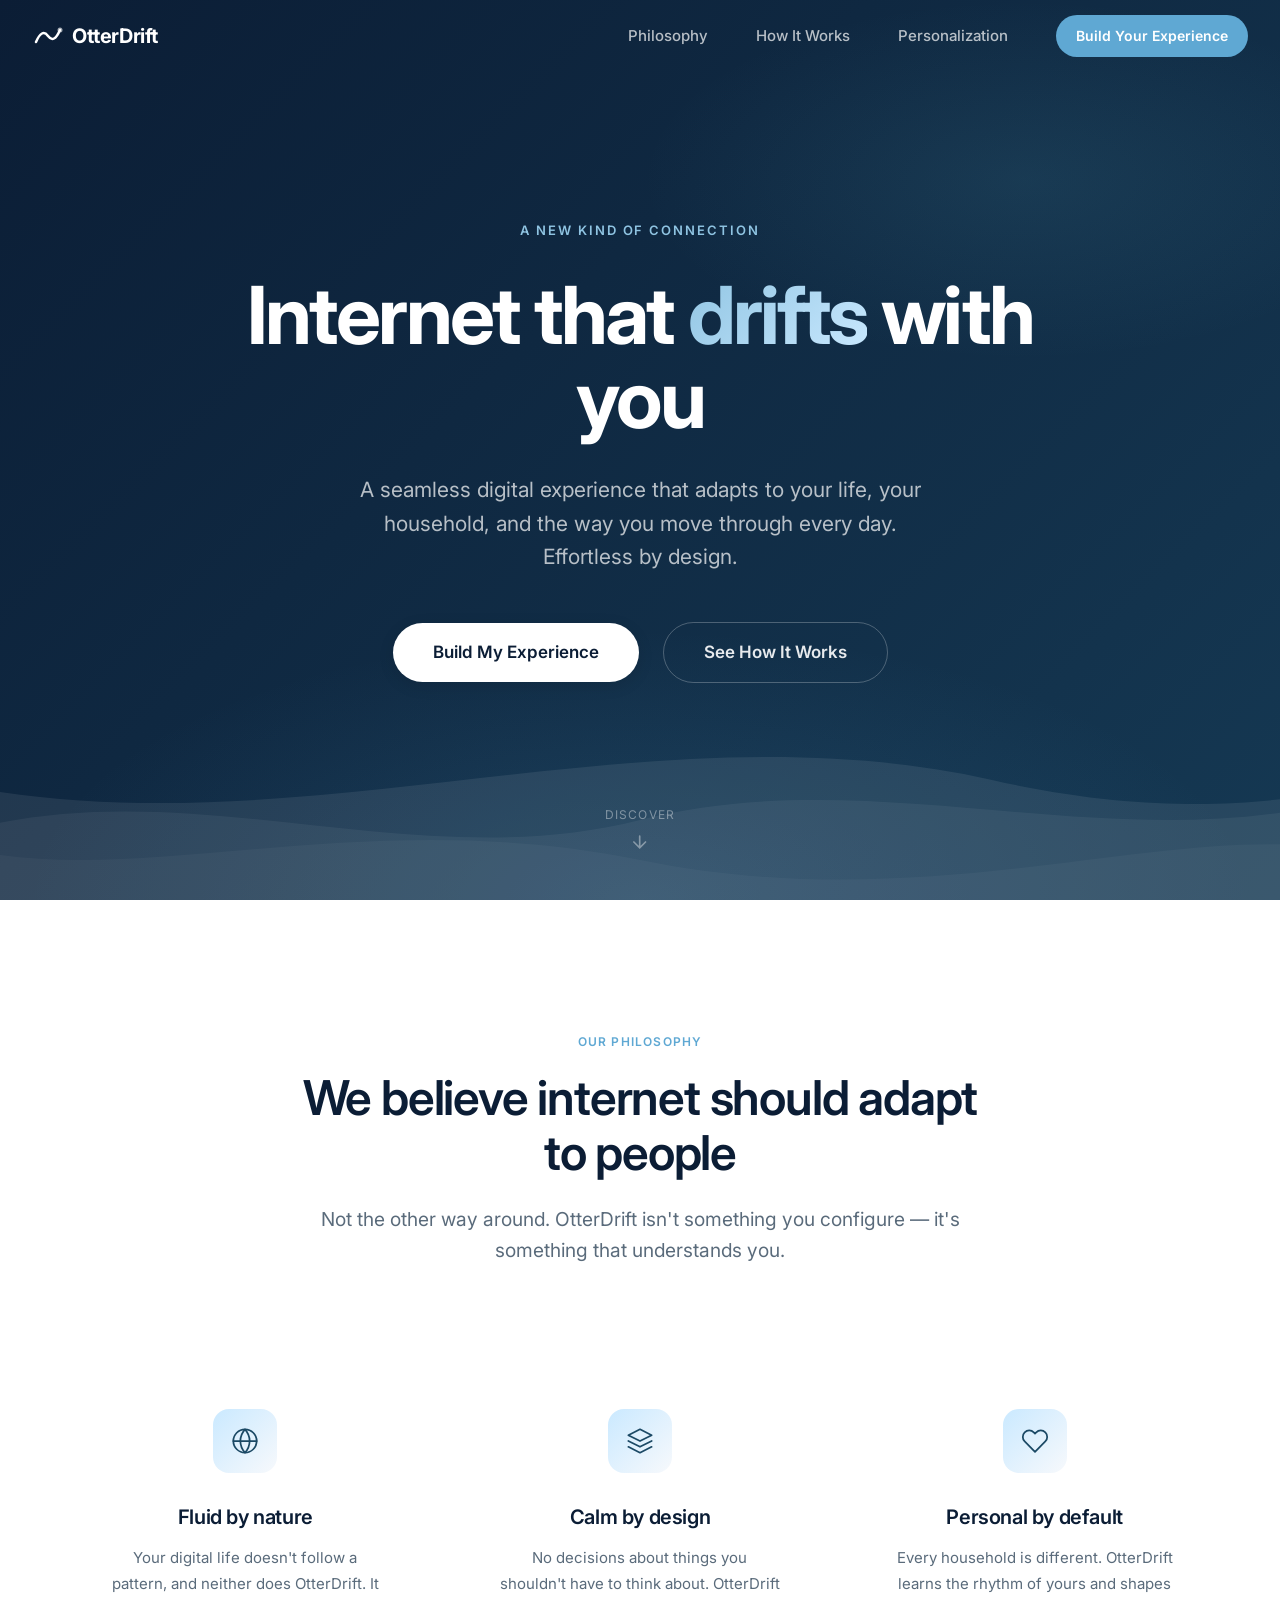
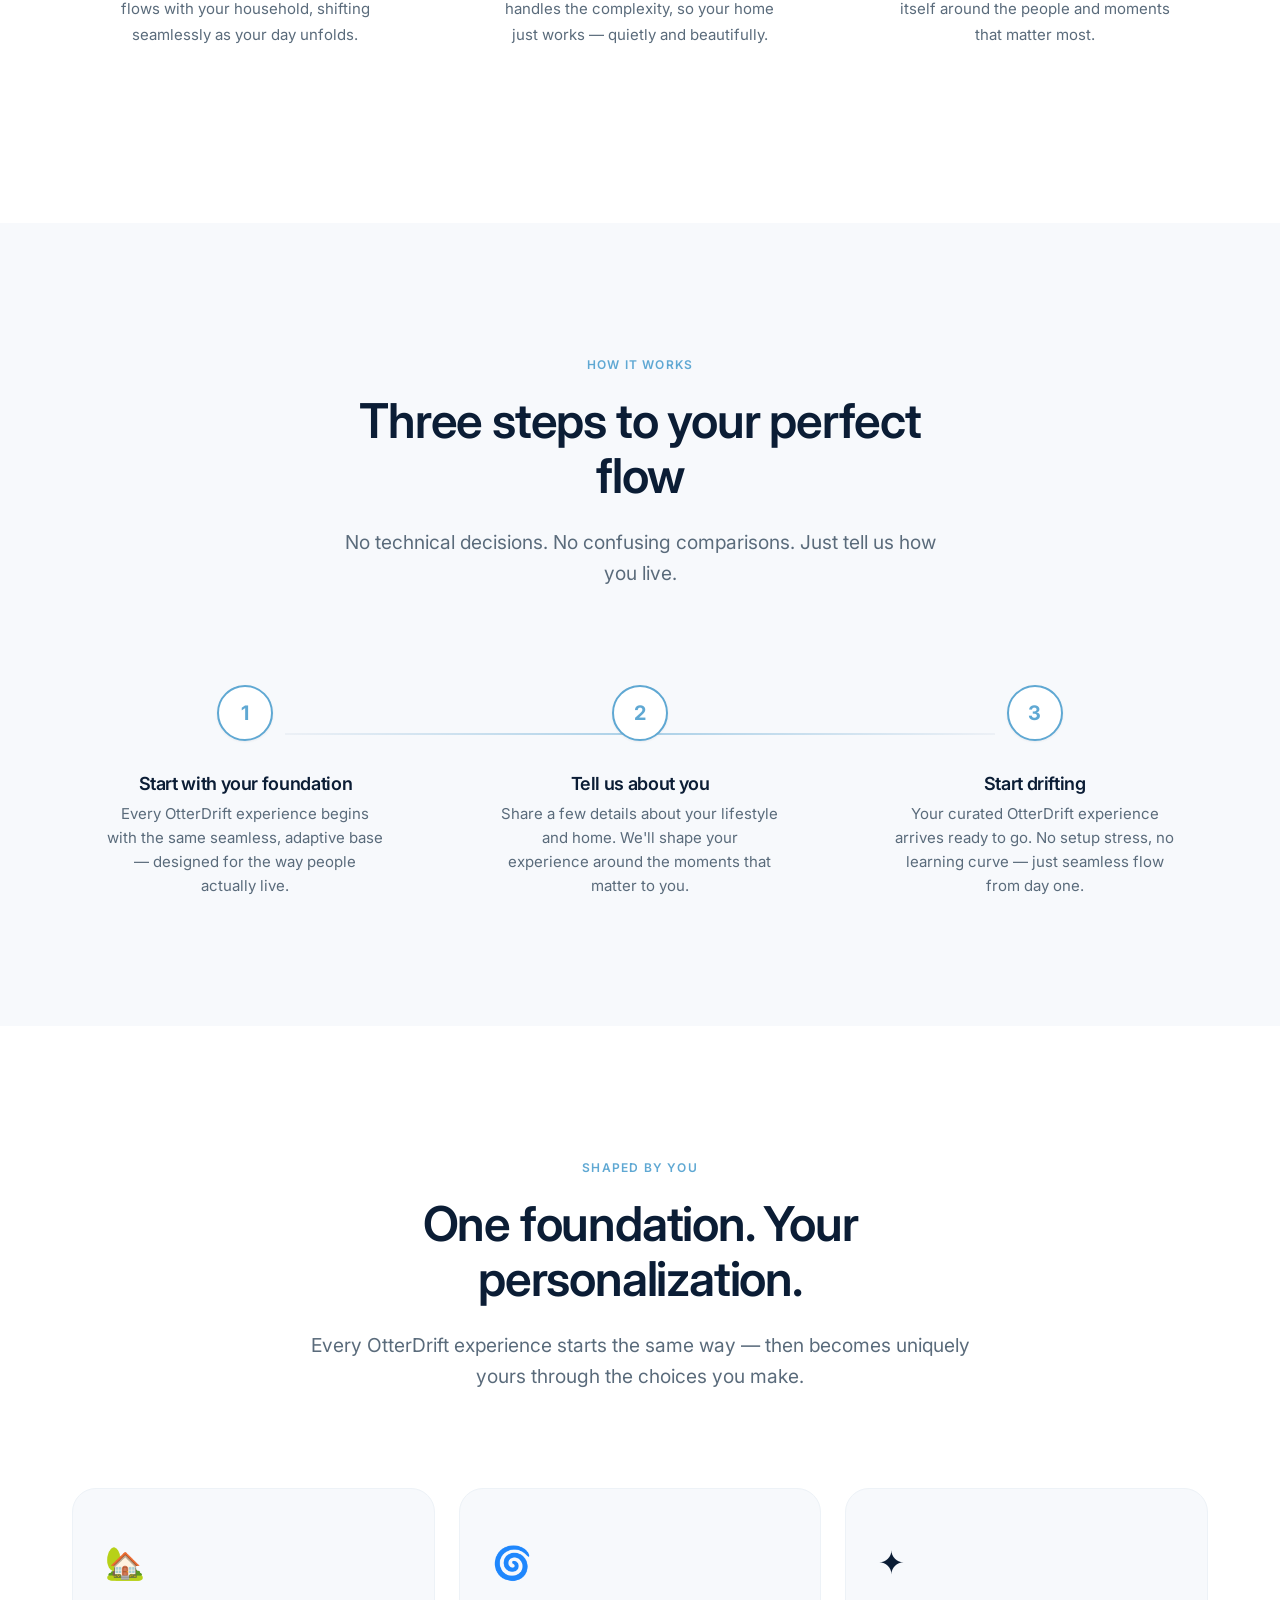
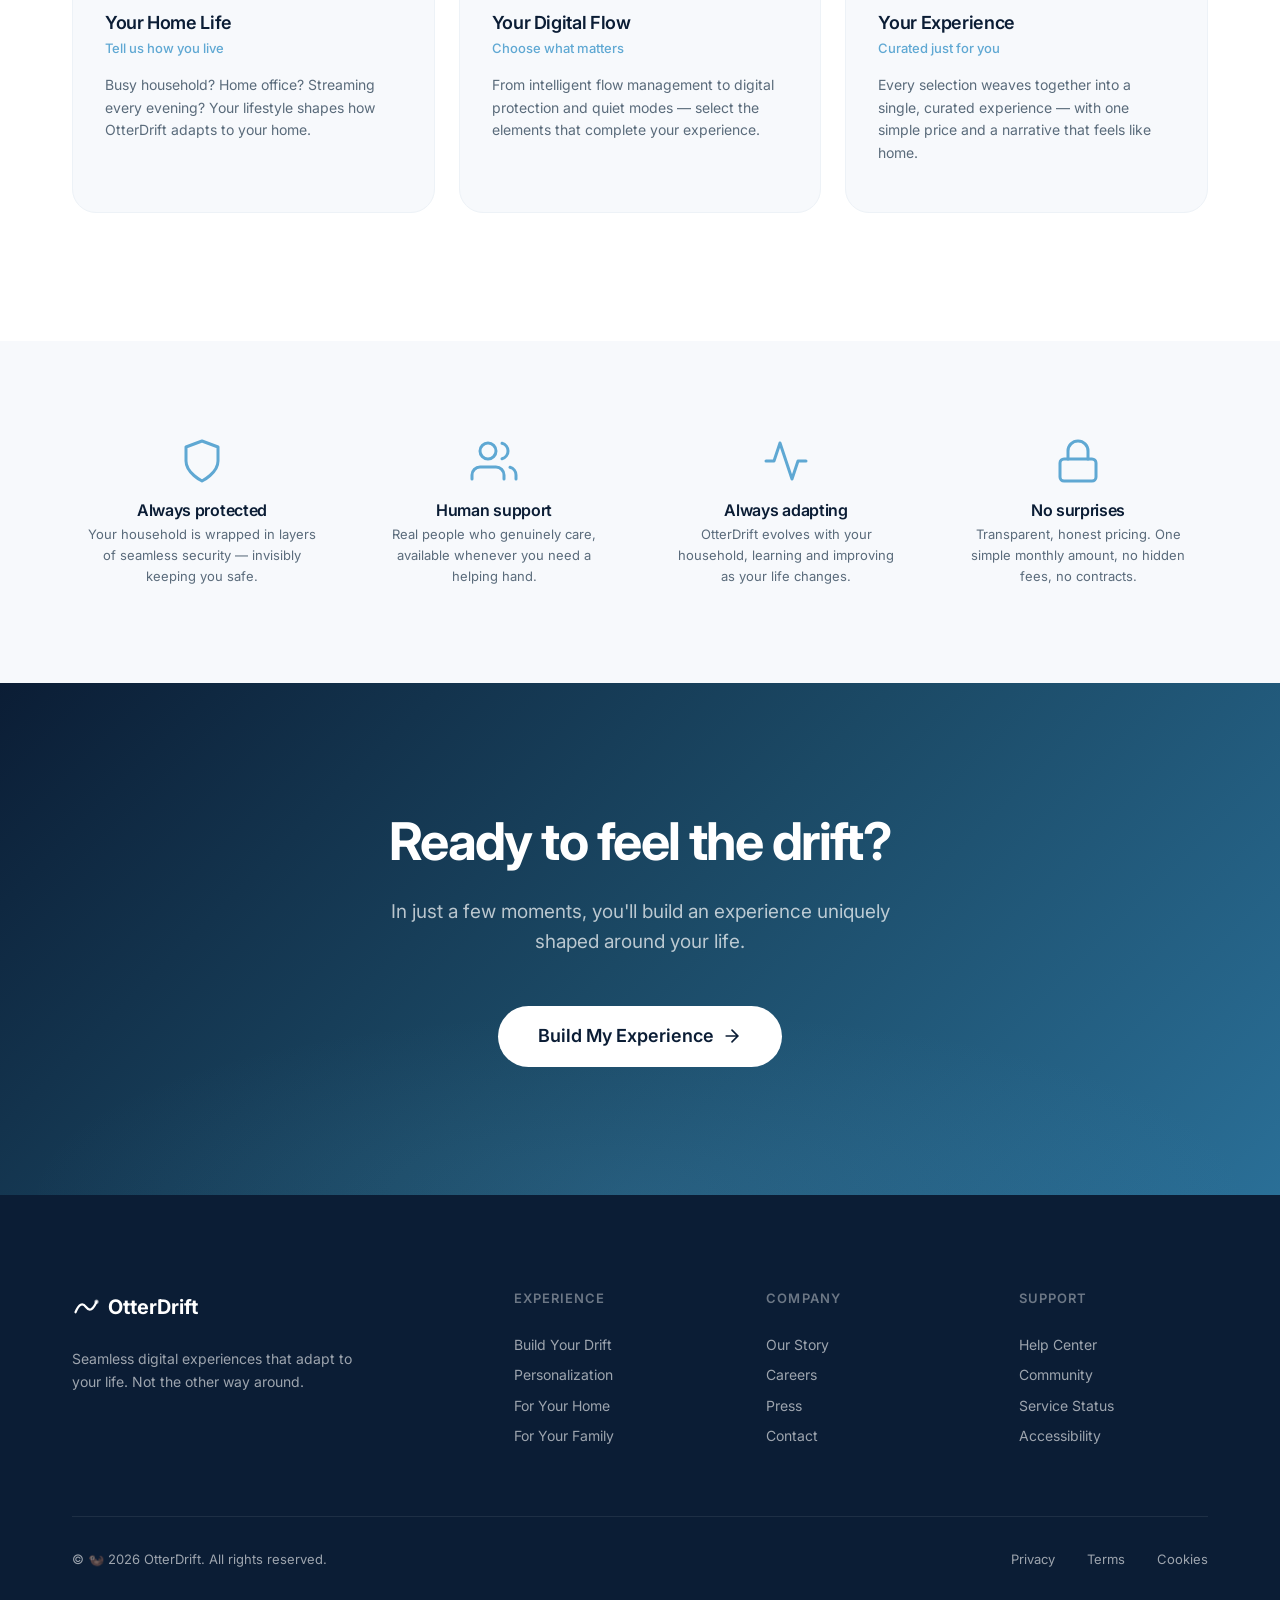
<file: index.html>
<!DOCTYPE html>
<html lang="en">
<head>
  <meta charset="UTF-8">
  <meta name="viewport" content="width=device-width, initial-scale=1.0">
  <title>OtterDrift — Internet That Drifts With You</title>
  <meta name="description" content="OtterDrift delivers seamless digital experiences that adapt to your life. Not speeds. Not specs. Just flow.">
  <link rel="preconnect" href="https://fonts.googleapis.com">
  <link rel="preconnect" href="https://fonts.gstatic.com" crossorigin>
  <link href="https://fonts.googleapis.com/css2?family=Inter:wght@400;500;600;700&display=swap" rel="stylesheet">
  <link rel="stylesheet" href="css/style.css">
  <link rel="icon" href="data:image/svg+xml,<svg xmlns='http://www.w3.org/2000/svg' viewBox='0 0 32 32'><path d='M6 22 Q12 10 16 16 Q20 22 26 10' stroke='%235FA8D3' fill='none' stroke-width='3' stroke-linecap='round'/></svg>">
</head>
<body>

  <!-- Navigation -->
  <nav class="nav nav--dark" id="mainNav">
    <div class="nav__inner">
      <a href="/" class="nav__logo">
        <svg viewBox="0 0 32 32" fill="none" xmlns="http://www.w3.org/2000/svg">
          <path d="M4 22 Q10 8 16 16 Q22 24 28 10" stroke="currentColor" stroke-width="2.5" stroke-linecap="round" fill="none"/>
          <circle cx="28" cy="10" r="2.5" fill="currentColor" opacity="0.6"/>
        </svg>
        OtterDrift
      </a>
      <div class="nav__links">
        <a href="#philosophy" class="nav__link">Philosophy</a>
        <a href="#how-it-works" class="nav__link">How It Works</a>
        <a href="#experiences" class="nav__link">Personalization</a>
        <a href="build.html" class="nav__cta">Build Your Experience</a>
      </div>
      <button class="nav__mobile-toggle" id="mobileToggle" aria-label="Toggle menu">
        <span></span>
        <span></span>
        <span></span>
      </button>
    </div>
  </nav>

  <!-- Hero Section -->
  <section class="hero">
    <div class="hero__bg"></div>

    <!-- Animated waves -->
    <div class="hero__waves">
      <svg class="hero__wave hero__wave--1" viewBox="0 0 1440 200" preserveAspectRatio="none">
        <path d="M0,80 C360,160 720,0 1080,80 C1260,120 1380,100 1440,90 L1440,200 L0,200 Z"/>
      </svg>
      <svg class="hero__wave hero__wave--2" viewBox="0 0 1440 200" preserveAspectRatio="none">
        <path d="M0,120 C240,40 480,160 720,100 C960,40 1200,140 1440,80 L1440,200 L0,200 Z"/>
      </svg>
      <svg class="hero__wave hero__wave--3" viewBox="0 0 1440 200" preserveAspectRatio="none">
        <path d="M0,100 C180,160 420,60 720,120 C1020,180 1260,80 1440,110 L1440,200 L0,200 Z"/>
      </svg>
    </div>

    <div class="hero__content">
      <span class="hero__overline">A new kind of connection</span>
      <h1 class="hero__title">
        Internet that <em>drifts</em> with you
      </h1>
      <p class="hero__subtitle">
        A seamless digital experience that adapts to your life, your household, and the way you move through every day. Effortless by design.
      </p>
      <div class="hero__cta-group">
        <a href="build.html" class="hero__cta">Build My Experience</a>
        <a href="#how-it-works" class="hero__cta hero__cta--ghost">See How It Works</a>
      </div>
    </div>

    <div class="hero__scroll-hint">
      <span>Discover</span>
      <svg viewBox="0 0 24 24" fill="none" stroke="currentColor" stroke-width="2" stroke-linecap="round">
        <path d="M12 5v14M5 12l7 7 7-7"/>
      </svg>
    </div>
  </section>

  <!-- Philosophy Section -->
  <section class="section philosophy" id="philosophy">
    <div class="container">
      <div class="philosophy__header animate-on-scroll">
        <span class="text-overline">Our Philosophy</span>
        <h2 class="text-headline" style="margin-top: var(--space-md); margin-bottom: var(--space-lg);">
          We believe internet should adapt to people
        </h2>
        <p class="text-body-lg" style="color: var(--color-text-secondary);">
          Not the other way around. OtterDrift isn't something you configure — it's something that understands you.
        </p>
      </div>

      <div class="philosophy__grid">
        <div class="philosophy__card animate-on-scroll stagger-1">
          <div class="philosophy__icon">
            <svg viewBox="0 0 24 24" fill="none" stroke="currentColor" stroke-width="1.5" stroke-linecap="round" stroke-linejoin="round">
              <path d="M12 22c5.523 0 10-4.477 10-10S17.523 2 12 2 2 6.477 2 12s4.477 10 10 10z"/>
              <path d="M2 12h20"/>
              <path d="M12 2a15.3 15.3 0 0 1 4 10 15.3 15.3 0 0 1-4 10 15.3 15.3 0 0 1-4-10 15.3 15.3 0 0 1 4-10z"/>
            </svg>
          </div>
          <h3>Fluid by nature</h3>
          <p>Your digital life doesn't follow a pattern, and neither does OtterDrift. It flows with your household, shifting seamlessly as your day unfolds.</p>
        </div>

        <div class="philosophy__card animate-on-scroll stagger-2">
          <div class="philosophy__icon">
            <svg viewBox="0 0 24 24" fill="none" stroke="currentColor" stroke-width="1.5" stroke-linecap="round" stroke-linejoin="round">
              <path d="M12 2L2 7l10 5 10-5-10-5z"/>
              <path d="M2 17l10 5 10-5"/>
              <path d="M2 12l10 5 10-5"/>
            </svg>
          </div>
          <h3>Calm by design</h3>
          <p>No decisions about things you shouldn't have to think about. OtterDrift handles the complexity, so your home just works — quietly and beautifully.</p>
        </div>

        <div class="philosophy__card animate-on-scroll stagger-3">
          <div class="philosophy__icon">
            <svg viewBox="0 0 24 24" fill="none" stroke="currentColor" stroke-width="1.5" stroke-linecap="round" stroke-linejoin="round">
              <path d="M20.84 4.61a5.5 5.5 0 0 0-7.78 0L12 5.67l-1.06-1.06a5.5 5.5 0 0 0-7.78 7.78l1.06 1.06L12 21.23l7.78-7.78 1.06-1.06a5.5 5.5 0 0 0 0-7.78z"/>
            </svg>
          </div>
          <h3>Personal by default</h3>
          <p>Every household is different. OtterDrift learns the rhythm of yours and shapes itself around the people and moments that matter most.</p>
        </div>
      </div>
    </div>
  </section>

  <!-- How It Works -->
  <section class="section how-it-works" id="how-it-works">
    <div class="container">
      <div class="how-it-works__header animate-on-scroll">
        <span class="text-overline">How It Works</span>
        <h2 class="text-headline" style="margin-top: var(--space-md); margin-bottom: var(--space-lg);">
          Three steps to your perfect flow
        </h2>
        <p class="text-body-lg" style="color: var(--color-text-secondary);">
          No technical decisions. No confusing comparisons. Just tell us how you live.
        </p>
      </div>

      <div class="how-it-works__steps">
        <div class="step animate-on-scroll stagger-1">
          <div class="step__number">1</div>
          <h3 class="step__title">Start with your foundation</h3>
          <p class="step__desc">Every OtterDrift experience begins with the same seamless, adaptive base — designed for the way people actually live.</p>
        </div>
        <div class="step animate-on-scroll stagger-2">
          <div class="step__number">2</div>
          <h3 class="step__title">Tell us about you</h3>
          <p class="step__desc">Share a few details about your lifestyle and home. We'll shape your experience around the moments that matter to you.</p>
        </div>
        <div class="step animate-on-scroll stagger-3">
          <div class="step__number">3</div>
          <h3 class="step__title">Start drifting</h3>
          <p class="step__desc">Your curated OtterDrift experience arrives ready to go. No setup stress, no learning curve — just seamless flow from day one.</p>
        </div>
      </div>
    </div>
  </section>

  <!-- Personalization Preview -->
  <section class="section experiences" id="experiences">
    <div class="container">
      <div class="experiences__header animate-on-scroll">
        <span class="text-overline">Shaped by You</span>
        <h2 class="text-headline" style="margin-top: var(--space-md); margin-bottom: var(--space-lg);">
          One foundation. Your personalization.
        </h2>
        <p class="text-body-lg" style="color: var(--color-text-secondary);">
          Every OtterDrift experience starts the same way — then becomes uniquely yours through the choices you make.
        </p>
      </div>

      <div class="experiences__grid" style="grid-template-columns: repeat(3, 1fr);">
        <div class="experience-preview animate-on-scroll stagger-1">
          <span class="experience-preview__icon">🏡</span>
          <h3 class="experience-preview__name">Your Home Life</h3>
          <p class="experience-preview__tagline">Tell us how you live</p>
          <p class="experience-preview__desc">Busy household? Home office? Streaming every evening? Your lifestyle shapes how OtterDrift adapts to your home.</p>
        </div>
        <div class="experience-preview animate-on-scroll stagger-2">
          <span class="experience-preview__icon">🌀</span>
          <h3 class="experience-preview__name">Your Digital Flow</h3>
          <p class="experience-preview__tagline">Choose what matters</p>
          <p class="experience-preview__desc">From intelligent flow management to digital protection and quiet modes — select the elements that complete your experience.</p>
        </div>
        <div class="experience-preview animate-on-scroll stagger-3">
          <span class="experience-preview__icon">✦</span>
          <h3 class="experience-preview__name">Your Experience</h3>
          <p class="experience-preview__tagline">Curated just for you</p>
          <p class="experience-preview__desc">Every selection weaves together into a single, curated experience — with one simple price and a narrative that feels like home.</p>
        </div>
      </div>
    </div>
  </section>

  <!-- Reassurance -->
  <section class="section section--compact reassurance">
    <div class="container">
      <div class="reassurance__grid">
        <div class="reassurance__item animate-on-scroll stagger-1">
          <div class="reassurance__icon">
            <svg viewBox="0 0 24 24" fill="none" stroke="currentColor" stroke-width="1.5" stroke-linecap="round" stroke-linejoin="round">
              <path d="M12 22s8-4 8-10V5l-8-3-8 3v7c0 6 8 10 8 10z"/>
            </svg>
          </div>
          <h4 class="reassurance__title">Always protected</h4>
          <p class="reassurance__desc">Your household is wrapped in layers of seamless security — invisibly keeping you safe.</p>
        </div>
        <div class="reassurance__item animate-on-scroll stagger-2">
          <div class="reassurance__icon">
            <svg viewBox="0 0 24 24" fill="none" stroke="currentColor" stroke-width="1.5" stroke-linecap="round" stroke-linejoin="round">
              <path d="M17 21v-2a4 4 0 0 0-4-4H5a4 4 0 0 0-4 4v2"/>
              <circle cx="9" cy="7" r="4"/>
              <path d="M23 21v-2a4 4 0 0 0-3-3.87"/>
              <path d="M16 3.13a4 4 0 0 1 0 7.75"/>
            </svg>
          </div>
          <h4 class="reassurance__title">Human support</h4>
          <p class="reassurance__desc">Real people who genuinely care, available whenever you need a helping hand.</p>
        </div>
        <div class="reassurance__item animate-on-scroll stagger-3">
          <div class="reassurance__icon">
            <svg viewBox="0 0 24 24" fill="none" stroke="currentColor" stroke-width="1.5" stroke-linecap="round" stroke-linejoin="round">
              <polyline points="22 12 18 12 15 21 9 3 6 12 2 12"/>
            </svg>
          </div>
          <h4 class="reassurance__title">Always adapting</h4>
          <p class="reassurance__desc">OtterDrift evolves with your household, learning and improving as your life changes.</p>
        </div>
        <div class="reassurance__item animate-on-scroll stagger-4">
          <div class="reassurance__icon">
            <svg viewBox="0 0 24 24" fill="none" stroke="currentColor" stroke-width="1.5" stroke-linecap="round" stroke-linejoin="round">
              <rect x="3" y="11" width="18" height="11" rx="2" ry="2"/>
              <path d="M7 11V7a5 5 0 0 1 10 0v4"/>
            </svg>
          </div>
          <h4 class="reassurance__title">No surprises</h4>
          <p class="reassurance__desc">Transparent, honest pricing. One simple monthly amount, no hidden fees, no contracts.</p>
        </div>
      </div>
    </div>
  </section>

  <!-- CTA Section -->
  <section class="section cta-section">
    <div class="container">
      <div class="cta-section__content animate-on-scroll">
        <h2 class="cta-section__title">Ready to feel the drift?</h2>
        <p class="cta-section__subtitle">
          In just a few moments, you'll build an experience uniquely shaped around your life.
        </p>
        <a href="build.html" class="btn btn--large" style="background: var(--color-surface); color: var(--color-primary);">
          Build My Experience
          <svg class="btn__icon" viewBox="0 0 24 24" fill="none" stroke="currentColor" stroke-width="2" stroke-linecap="round">
            <path d="M5 12h14M12 5l7 7-7 7"/>
          </svg>
        </a>
      </div>
    </div>
  </section>

  <!-- Footer -->
  <footer class="footer">
    <div class="container">
      <div class="footer__grid">
        <div class="footer__brand">
          <div class="footer__logo">
            <svg viewBox="0 0 32 32" fill="none" xmlns="http://www.w3.org/2000/svg">
              <path d="M4 22 Q10 8 16 16 Q22 24 28 10" stroke="currentColor" stroke-width="2.5" stroke-linecap="round" fill="none"/>
              <circle cx="28" cy="10" r="2.5" fill="currentColor" opacity="0.6"/>
            </svg>
            OtterDrift
          </div>
          <p>Seamless digital experiences that adapt to your life. Not the other way around.</p>
        </div>
        <div class="footer__col">
          <h4>Experience</h4>
          <a href="build.html">Build Your Drift</a>
          <a href="#experiences">Personalization</a>
          <a href="#">For Your Home</a>
          <a href="#">For Your Family</a>
        </div>
        <div class="footer__col">
          <h4>Company</h4>
          <a href="#">Our Story</a>
          <a href="#">Careers</a>
          <a href="#">Press</a>
          <a href="#">Contact</a>
        </div>
        <div class="footer__col">
          <h4>Support</h4>
          <a href="#">Help Center</a>
          <a href="#">Community</a>
          <a href="#">Service Status</a>
          <a href="#">Accessibility</a>
        </div>
      </div>
      <div class="footer__bottom">
        <span>&copy; 🦦 2026 OtterDrift. All rights reserved.</span>
        <div class="footer__bottom-links">
          <a href="#">Privacy</a>
          <a href="#">Terms</a>
          <a href="#">Cookies</a>
        </div>
      </div>
    </div>
  </footer>

  <script src="js/main.js"></script>
</body>
</html>
</file>
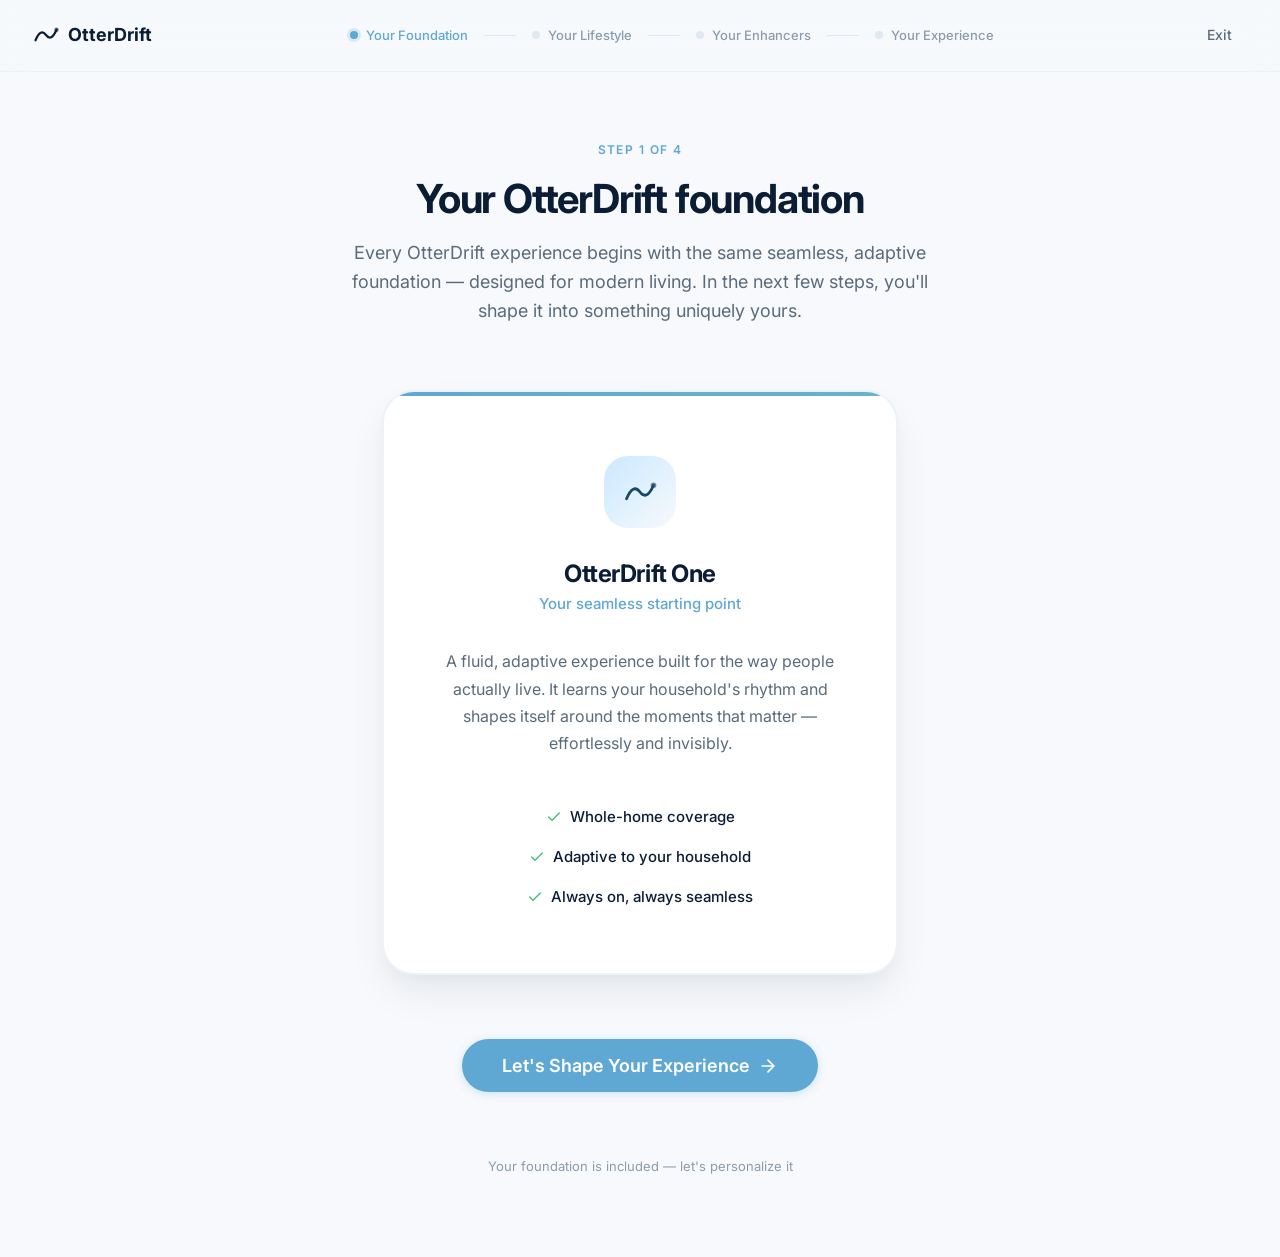
<file: build.html>
<!DOCTYPE html>
<html lang="en">
<head>
  <meta charset="UTF-8">
  <meta name="viewport" content="width=device-width, initial-scale=1.0">
  <title>Build Your Experience — OtterDrift</title>
  <meta name="description" content="Build your personal OtterDrift experience. Choose your base, tell us about your life, and we'll shape the perfect connection for you.">
  <link rel="preconnect" href="https://fonts.googleapis.com">
  <link rel="preconnect" href="https://fonts.gstatic.com" crossorigin>
  <link href="https://fonts.googleapis.com/css2?family=Inter:wght@400;500;600;700&display=swap" rel="stylesheet">
  <link rel="stylesheet" href="css/style.css">
  <link rel="icon" href="data:image/svg+xml,<svg xmlns='http://www.w3.org/2000/svg' viewBox='0 0 32 32'><path d='M6 22 Q12 10 16 16 Q20 22 26 10' stroke='%235FA8D3' fill='none' stroke-width='3' stroke-linecap='round'/></svg>">
</head>
<body class="build-page">

  <!-- Build Navigation -->
  <nav class="build-nav" id="buildNav">
    <a href="index.html" class="build-nav__logo">
      <svg viewBox="0 0 32 32" fill="none">
        <path d="M4 22 Q10 8 16 16 Q22 24 28 10" stroke="currentColor" stroke-width="2.5" stroke-linecap="round" fill="none"/>
        <circle cx="28" cy="10" r="2.5" fill="currentColor" opacity="0.6"/>
      </svg>
      OtterDrift
    </a>

    <div class="build-nav__progress" id="progressNav">
      <div class="build-nav__step build-nav__step--active" data-step="1">
        <span class="build-nav__step-dot"></span>
        <span class="build-nav__step-text">Your Foundation</span>
      </div>
      <div class="build-nav__separator"></div>
      <div class="build-nav__step" data-step="2">
        <span class="build-nav__step-dot"></span>
        <span class="build-nav__step-text">Your Lifestyle</span>
      </div>
      <div class="build-nav__separator"></div>
      <div class="build-nav__step" data-step="3">
        <span class="build-nav__step-dot"></span>
        <span class="build-nav__step-text">Your Enhancers</span>
      </div>
      <div class="build-nav__separator"></div>
      <div class="build-nav__step" data-step="4">
        <span class="build-nav__step-dot"></span>
        <span class="build-nav__step-text">Your Experience</span>
      </div>
    </div>

    <a href="index.html" class="build-nav__close">
      <span>Exit</span>
    </a>
  </nav>

  <!-- Build Flow -->
  <div class="build-flow" id="buildFlow">

    <!-- ==============================
         STEP 1: Your Foundation
         ============================== -->
    <div class="build-step build-step--active" id="step1" data-step="1">
      <div class="build-step__header">
        <span class="build-step__overline">Step 1 of 4</span>
        <h1 class="build-step__title">Your OtterDrift foundation</h1>
        <p class="build-step__subtitle">
          Every OtterDrift experience begins with the same seamless, adaptive foundation — designed for modern living. In the next few steps, you'll shape it into something uniquely yours.
        </p>
      </div>

      <div class="foundation-intro">
        <div class="foundation-card">
          <div class="foundation-card__glow"></div>
          <div class="foundation-card__icon">
            <svg viewBox="0 0 32 32" fill="none">
              <path d="M4 22 Q10 8 16 16 Q22 24 28 10" stroke="currentColor" stroke-width="2.5" stroke-linecap="round" fill="none"/>
              <circle cx="28" cy="10" r="2.5" fill="currentColor" opacity="0.6"/>
            </svg>
          </div>
          <h3 class="foundation-card__name">OtterDrift One</h3>
          <p class="foundation-card__tagline">Your seamless starting point</p>
          <p class="foundation-card__desc">
            A fluid, adaptive experience built for the way people actually live. It learns your household's rhythm and shapes itself around the moments that matter — effortlessly and invisibly.
          </p>
          <div class="foundation-card__features">
            <div class="foundation-feature">
              <svg viewBox="0 0 24 24" fill="none" stroke="currentColor" stroke-width="2" stroke-linecap="round" width="16" height="16">
                <polyline points="20 6 9 17 4 12"/>
              </svg>
              Whole-home coverage
            </div>
            <div class="foundation-feature">
              <svg viewBox="0 0 24 24" fill="none" stroke="currentColor" stroke-width="2" stroke-linecap="round" width="16" height="16">
                <polyline points="20 6 9 17 4 12"/>
              </svg>
              Adaptive to your household
            </div>
            <div class="foundation-feature">
              <svg viewBox="0 0 24 24" fill="none" stroke="currentColor" stroke-width="2" stroke-linecap="round" width="16" height="16">
                <polyline points="20 6 9 17 4 12"/>
              </svg>
              Always on, always seamless
            </div>
          </div>
        </div>
      </div>

      <div class="build-actions">
        <button class="btn btn--primary btn--large" id="step1Next">
          Let's Shape Your Experience
          <svg class="btn__icon" viewBox="0 0 24 24" fill="none" stroke="currentColor" stroke-width="2" stroke-linecap="round">
            <path d="M5 12h14M12 5l7 7-7 7"/>
          </svg>
        </button>
      </div>
      <p class="build-hint" id="step1Hint">Your foundation is included — let's personalize it</p>
    </div>

    <!-- ==============================
         STEP 2: Lifestyle Fit
         ============================== -->
    <div class="build-step" id="step2" data-step="2">
      <div class="build-step__header">
        <span class="build-step__overline">Step 2 of 4</span>
        <h1 class="build-step__title">Tell us about your home</h1>
        <p class="build-step__subtitle">
          What best reflects how your household lives? This helps us shape the experience around you.
        </p>
      </div>

      <div class="personalization-section">
        <div class="personalization-section__header">
          <p class="personalization-section__label">Lifestyle Fit</p>
          <h3 class="personalization-section__title">Select what resonates most</h3>
          <p class="personalization-section__desc">Choose one or more that describe your home life.</p>
        </div>

        <div class="lifestyle-grid" id="lifestyleGrid">

          <div class="lifestyle-card" data-lifestyle="busy-household">
            <span class="lifestyle-card__icon">👨‍👩‍👧‍👦</span>
            <h4 class="lifestyle-card__name">Busy household</h4>
            <p class="lifestyle-card__desc">Multiple people, multiple rhythms, one seamless experience for all.</p>
          </div>

          <div class="lifestyle-card" data-lifestyle="home-office">
            <span class="lifestyle-card__icon">💼</span>
            <h4 class="lifestyle-card__name">Home office</h4>
            <p class="lifestyle-card__desc">Your professional life deserves a dedicated, focused flow.</p>
          </div>

          <div class="lifestyle-card" data-lifestyle="streaming">
            <span class="lifestyle-card__icon">🎬</span>
            <h4 class="lifestyle-card__name">Streaming &amp; entertainment</h4>
            <p class="lifestyle-card__desc">Every story deserves to be experienced without interruption.</p>
          </div>

          <div class="lifestyle-card" data-lifestyle="gaming">
            <span class="lifestyle-card__icon">🎮</span>
            <h4 class="lifestyle-card__name">Gaming &amp; immersive</h4>
            <p class="lifestyle-card__desc">Dive deep into immersive worlds without looking back.</p>
          </div>

          <div class="lifestyle-card" data-lifestyle="smart-home">
            <span class="lifestyle-card__icon">🏠</span>
            <h4 class="lifestyle-card__name">Smart home</h4>
            <p class="lifestyle-card__desc">Your home thinks ahead so you don't have to.</p>
          </div>

        </div>
      </div>

      <div class="build-actions">
        <button class="btn btn--secondary" id="step2Back">
          <svg class="btn__icon" viewBox="0 0 24 24" fill="none" stroke="currentColor" stroke-width="2" stroke-linecap="round" style="transform: rotate(180deg);">
            <path d="M5 12h14M12 5l7 7-7 7"/>
          </svg>
          Back
        </button>
        <button class="btn btn--primary btn--large" id="step2Next" disabled>
          Continue
          <svg class="btn__icon" viewBox="0 0 24 24" fill="none" stroke="currentColor" stroke-width="2" stroke-linecap="round">
            <path d="M5 12h14M12 5l7 7-7 7"/>
          </svg>
        </button>
      </div>
      <p class="build-hint" id="step2Hint">Select at least one lifestyle to continue</p>
    </div>

    <!-- ==============================
         STEP 3: Experience Enhancers
         ============================== -->
    <div class="build-step" id="step3" data-step="3">
      <div class="build-step__header">
        <span class="build-step__overline">Step 3 of 4</span>
        <h1 class="build-step__title">Complete your experience</h1>
        <p class="build-step__subtitle">
          These aren't extras — they're essential elements that make your OtterDrift experience feel complete.
        </p>
      </div>

      <div class="personalization-section">
        <div class="personalization-section__header">
          <p class="personalization-section__label">Experience Enhancers</p>
          <h3 class="personalization-section__title">Shape how OtterDrift works for you</h3>
          <p class="personalization-section__desc">Select the elements that matter most to your household.</p>
        </div>

        <div class="enhancer-grid" id="enhancerGrid">

          <div class="enhancer-card" data-enhancer="flow-management" data-enhancer-price="10">
            <div class="enhancer-card__check">
              <svg viewBox="0 0 24 24" fill="none" stroke="currentColor" stroke-width="3" stroke-linecap="round" width="12" height="12">
                <polyline points="20 6 9 17 4 12"/>
              </svg>
            </div>
            <span class="enhancer-card__icon">🌀</span>
            <h4 class="enhancer-card__name">Intelligent flow management</h4>
            <p class="enhancer-card__desc">Your connection learns your rhythm and adapts — prioritizing what matters, when it matters.</p>
          </div>

          <div class="enhancer-card" data-enhancer="digital-safety" data-enhancer-price="10">
            <div class="enhancer-card__check">
              <svg viewBox="0 0 24 24" fill="none" stroke="currentColor" stroke-width="3" stroke-linecap="round" width="12" height="12">
                <polyline points="20 6 9 17 4 12"/>
              </svg>
            </div>
            <span class="enhancer-card__icon">🛡️</span>
            <h4 class="enhancer-card__name">Digital safety &amp; protection</h4>
            <p class="enhancer-card__desc">A protective layer that keeps threats away from every device in your home — invisibly and automatically.</p>
          </div>

          <div class="enhancer-card" data-enhancer="guest-access" data-enhancer-price="5">
            <div class="enhancer-card__check">
              <svg viewBox="0 0 24 24" fill="none" stroke="currentColor" stroke-width="3" stroke-linecap="round" width="12" height="12">
                <polyline points="20 6 9 17 4 12"/>
              </svg>
            </div>
            <span class="enhancer-card__icon">👋</span>
            <h4 class="enhancer-card__name">Guest access control</h4>
            <p class="enhancer-card__desc">Welcome visitors with seamless, separated access — no sharing passwords, no worries.</p>
          </div>

          <div class="enhancer-card" data-enhancer="extended-reach" data-enhancer-price="15">
            <div class="enhancer-card__check">
              <svg viewBox="0 0 24 24" fill="none" stroke="currentColor" stroke-width="3" stroke-linecap="round" width="12" height="12">
                <polyline points="20 6 9 17 4 12"/>
              </svg>
            </div>
            <span class="enhancer-card__icon">🌳</span>
            <h4 class="enhancer-card__name">Outdoor &amp; extended reach</h4>
            <p class="enhancer-card__desc">Extend your seamless experience beyond your walls — to the backyard, garage, patio, or anywhere on your property.</p>
          </div>

          <div class="enhancer-card" data-enhancer="quiet-focus" data-enhancer-price="5">
            <div class="enhancer-card__check">
              <svg viewBox="0 0 24 24" fill="none" stroke="currentColor" stroke-width="3" stroke-linecap="round" width="12" height="12">
                <polyline points="20 6 9 17 4 12"/>
              </svg>
            </div>
            <span class="enhancer-card__icon">🌙</span>
            <h4 class="enhancer-card__name">Quiet &amp; focus modes</h4>
            <p class="enhancer-card__desc">Schedule distraction-free windows for work, sleep, or family time. Your home follows your lead.</p>
          </div>

        </div>
      </div>

      <div class="build-actions">
        <button class="btn btn--secondary" id="step3Back">
          <svg class="btn__icon" viewBox="0 0 24 24" fill="none" stroke="currentColor" stroke-width="2" stroke-linecap="round" style="transform: rotate(180deg);">
            <path d="M5 12h14M12 5l7 7-7 7"/>
          </svg>
          Back
        </button>
        <button class="btn btn--primary btn--large" id="step3Next" disabled>
          See My Experience
          <svg class="btn__icon" viewBox="0 0 24 24" fill="none" stroke="currentColor" stroke-width="2" stroke-linecap="round">
            <path d="M5 12h14M12 5l7 7-7 7"/>
          </svg>
        </button>
      </div>
      <p class="build-hint" id="step3Hint">Select at least one enhancer to continue</p>
    </div>

    <!-- ==============================
         STEP 4: Experience Summary & Checkout
         ============================== -->
    <div class="build-step" id="step4" data-step="4">
      <div class="build-step__header">
        <span class="build-step__overline">Your Experience</span>
        <h1 class="build-step__title">Here's what we've built together</h1>
        <p class="build-step__subtitle">
          A curated OtterDrift experience, shaped entirely around the way you live.
        </p>
      </div>

      <!-- Summary Card -->
      <div class="summary" id="summaryContainer">
        <div class="summary__card">

          <!-- Summary Hero -->
          <div class="summary__hero">
            <div class="summary__hero-content">
              <p class="summary__hero-overline">Your OtterDrift Experience</p>
              <h2 class="summary__hero-title" id="summaryTitle"><!-- Dynamically populated --></h2>
              <p class="summary__hero-narrative" id="summaryNarrative"><!-- Dynamically populated --></p>
            </div>
          </div>

          <!-- Summary Body -->
          <div class="summary__body">

            <!-- Base -->
            <div class="summary__section">
              <p class="summary__section-label">Your foundation</p>
              <div class="summary__base" id="summaryBase">
                <!-- Dynamically populated -->
              </div>
            </div>

            <!-- Lifestyle -->
            <div class="summary__section">
              <p class="summary__section-label">Your lifestyle</p>
              <div class="summary__tags" id="summaryLifestyle">
                <!-- Dynamically populated -->
              </div>
            </div>

            <!-- Enhancers -->
            <div class="summary__section">
              <p class="summary__section-label">Your experience includes</p>
              <div class="summary__tags" id="summaryEnhancers">
                <!-- Dynamically populated -->
              </div>
            </div>

            <!-- Price -->
            <div class="summary__price-section">
              <p class="summary__price-label">Your monthly experience</p>
              <p class="summary__price" id="summaryPrice"><!-- Dynamically populated --></p>
              <p class="summary__price-note">No contracts. No hidden fees. Cancel anytime.</p>
            </div>

          </div>

          <!-- Checkout -->
          <div class="summary__checkout">
            <button class="summary__checkout-btn" id="checkoutBtn">
              Begin My Experience
            </button>
          </div>

          <!-- Reassurance -->
          <div class="summary__reassurance">
            <div class="summary__reassurance-item">
              <svg viewBox="0 0 24 24" fill="none" stroke="currentColor" stroke-width="2" stroke-linecap="round">
                <polyline points="20 6 9 17 4 12"/>
              </svg>
              No contracts
            </div>
            <div class="summary__reassurance-item">
              <svg viewBox="0 0 24 24" fill="none" stroke="currentColor" stroke-width="2" stroke-linecap="round">
                <polyline points="20 6 9 17 4 12"/>
              </svg>
              Free setup
            </div>
            <div class="summary__reassurance-item">
              <svg viewBox="0 0 24 24" fill="none" stroke="currentColor" stroke-width="2" stroke-linecap="round">
                <polyline points="20 6 9 17 4 12"/>
              </svg>
              30-day peace of mind guarantee
            </div>
          </div>

        </div>
      </div>

      <!-- Checkout Form (hidden initially) -->
      <div class="checkout-form" id="checkoutForm" style="display: none;">
        <div class="checkout-form__section">
          <h3 class="checkout-form__title">Where should we set up your experience?</h3>
          <div class="form-row">
            <div class="form-group">
              <label for="firstName">First name</label>
              <input type="text" id="firstName" placeholder="Jane">
            </div>
            <div class="form-group">
              <label for="lastName">Last name</label>
              <input type="text" id="lastName" placeholder="Doe">
            </div>
          </div>
          <div class="form-row--full" style="margin-bottom: var(--space-lg);">
            <div class="form-group">
              <label for="email">Email address</label>
              <input type="email" id="email" placeholder="jane@example.com">
            </div>
          </div>
          <div class="form-row--full" style="margin-bottom: var(--space-lg);">
            <div class="form-group">
              <label for="address">Service address</label>
              <input type="text" id="address" placeholder="123 River Lane">
            </div>
          </div>
          <div class="form-row">
            <div class="form-group">
              <label for="city">City</label>
              <input type="text" id="city" placeholder="Riverdale">
            </div>
            <div class="form-group">
              <label for="zip">ZIP code</label>
              <input type="text" id="zip" placeholder="90210">
            </div>
          </div>
          <div class="form-row--full" style="margin-bottom: var(--space-lg);">
            <div class="form-group">
              <label for="phone">Phone number</label>
              <input type="tel" id="phone" placeholder="(555) 123-4567">
            </div>
          </div>
        </div>

        <div class="checkout-form__section">
          <h3 class="checkout-form__title">When would you like to start?</h3>
          <div class="form-row--full">
            <div class="form-group">
              <label for="startDate">Preferred start date</label>
              <input type="date" id="startDate">
            </div>
          </div>
        </div>

        <div class="build-actions" style="padding-top: var(--space-xl); flex-direction: column; gap: var(--space-md);">
          <button class="btn btn--primary btn--large" id="submitOrder" style="width: 100%; max-width: 400px;">
            Complete My Experience
            <svg class="btn__icon" viewBox="0 0 24 24" fill="none" stroke="currentColor" stroke-width="2" stroke-linecap="round">
              <polyline points="20 6 9 17 4 12"/>
            </svg>
          </button>
        </div>
        <p class="build-hint">Your information is encrypted and secure. We'll reach out to confirm your setup details.</p>
      </div>

      <div class="build-actions" id="step4Actions">
        <button class="btn btn--secondary" id="step4Back">
          <svg class="btn__icon" viewBox="0 0 24 24" fill="none" stroke="currentColor" stroke-width="2" stroke-linecap="round" style="transform: rotate(180deg);">
            <path d="M5 12h14M12 5l7 7-7 7"/>
          </svg>
          Adjust My Experience
        </button>
      </div>

      <!-- Confirmation (hidden initially) -->
      <div id="confirmationScreen" style="display: none;">
        <div class="summary" style="margin-top: var(--space-2xl);">
          <div class="summary__card">
            <div class="summary__hero" style="padding: var(--space-4xl) var(--space-2xl);">
              <div class="summary__hero-content">
                <p style="font-size: 3rem; margin-bottom: var(--space-lg);">🎉</p>
                <h2 class="summary__hero-title">Welcome to OtterDrift</h2>
                <p class="summary__hero-narrative" style="margin-top: var(--space-lg);">
                  Your experience is being prepared. We'll reach out shortly with everything you need to start your seamless, effortless digital life. The drift begins soon.
                </p>
              </div>
            </div>
            <div style="padding: var(--space-2xl); text-align: center;">
              <a href="index.html" class="btn btn--primary">Return Home</a>
            </div>
          </div>
        </div>
      </div>

    </div>

  </div>

  <script src="js/build.js"></script>
</body>
</html>
</file>
<file: css/style.css>
/* ============================================
   OtterDrift Design System
   A calm, fluid, premium experience
   ============================================ */

/* ---------- Reset & Base ---------- */
*, *::before, *::after {
  margin: 0;
  padding: 0;
  box-sizing: border-box;
}

html {
  scroll-behavior: smooth;
  -webkit-font-smoothing: antialiased;
  -moz-osx-font-smoothing: grayscale;
}

body {
  font-family: 'Inter', -apple-system, BlinkMacSystemFont, 'SF Pro Display', 'Segoe UI', Roboto, Helvetica, Arial, sans-serif;
  color: var(--color-text);
  background-color: var(--color-background);
  line-height: 1.6;
  overflow-x: hidden;
}

img { max-width: 100%; display: block; }
a { text-decoration: none; color: inherit; }
button { cursor: pointer; border: none; background: none; font-family: inherit; }
ul, ol { list-style: none; }

/* ---------- Design Tokens ---------- */
:root {
  /* Colors */
  --color-primary: #0B1D35;
  --color-secondary: #1B4965;
  --color-accent: #5FA8D3;
  --color-accent-soft: #8FC4E2;
  --color-warm: #CAE9FF;
  --color-highlight: #62B6CB;
  --color-surface: #FFFFFF;
  --color-background: #F7F9FC;
  --color-background-warm: #F0F4F8;
  --color-text: #0B1D35;
  --color-text-secondary: #5A6B7B;
  --color-text-light: #8B9CAD;
  --color-border: #E2E8F0;
  --color-border-light: #EDF2F7;
  --color-amber: #E8985E;
  --color-success: #48BB78;
  --color-hero-start: #0B1D35;
  --color-hero-mid: #1B4965;
  --color-hero-end: #2A6F97;

  /* Typography */
  --font-primary: 'Inter', -apple-system, BlinkMacSystemFont, 'SF Pro Display', 'Segoe UI', Roboto, sans-serif;

  /* Spacing */
  --space-2xs: 0.125rem;
  --space-xs: 0.25rem;
  --space-sm: 0.5rem;
  --space-md: 1rem;
  --space-lg: 1.5rem;
  --space-xl: 2rem;
  --space-2xl: 3rem;
  --space-3xl: 4rem;
  --space-4xl: 6rem;
  --space-5xl: 8rem;

  /* Borders */
  --radius-sm: 8px;
  --radius-md: 12px;
  --radius-lg: 16px;
  --radius-xl: 24px;
  --radius-2xl: 32px;
  --radius-full: 9999px;

  /* Shadows */
  --shadow-xs: 0 1px 2px rgba(11, 29, 53, 0.03);
  --shadow-sm: 0 1px 3px rgba(11, 29, 53, 0.04), 0 1px 2px rgba(11, 29, 53, 0.03);
  --shadow-md: 0 4px 6px -1px rgba(11, 29, 53, 0.05), 0 2px 4px -1px rgba(11, 29, 53, 0.03);
  --shadow-lg: 0 10px 25px -3px rgba(11, 29, 53, 0.06), 0 4px 10px -2px rgba(11, 29, 53, 0.03);
  --shadow-xl: 0 20px 40px -5px rgba(11, 29, 53, 0.08), 0 8px 16px -4px rgba(11, 29, 53, 0.03);
  --shadow-2xl: 0 25px 60px -12px rgba(11, 29, 53, 0.12);
  --shadow-card: 0 0 0 1px rgba(11, 29, 53, 0.04), 0 4px 16px rgba(11, 29, 53, 0.06);
  --shadow-card-hover: 0 0 0 1px rgba(95, 168, 211, 0.2), 0 8px 32px rgba(11, 29, 53, 0.1);
  --shadow-selected: 0 0 0 2px var(--color-accent), 0 8px 32px rgba(95, 168, 211, 0.15);

  /* Transitions */
  --ease-out: cubic-bezier(0.16, 1, 0.3, 1);
  --ease-in-out: cubic-bezier(0.65, 0, 0.35, 1);
  --ease-spring: cubic-bezier(0.34, 1.56, 0.64, 1);
  --transition-fast: 150ms var(--ease-out);
  --transition-base: 300ms var(--ease-out);
  --transition-slow: 500ms var(--ease-out);
  --transition-smooth: 700ms var(--ease-out);

  /* Layout */
  --container-max: 1200px;
  --container-narrow: 800px;
  --container-wide: 1400px;
  --nav-height: 72px;
}

/* ---------- Typography ---------- */
h1, h2, h3, h4, h5, h6 {
  font-weight: 600;
  line-height: 1.2;
  letter-spacing: -0.02em;
}

.text-display {
  font-size: clamp(2.5rem, 6vw, 4.5rem);
  font-weight: 700;
  line-height: 1.08;
  letter-spacing: -0.03em;
}

.text-headline {
  font-size: clamp(2rem, 4vw, 3rem);
  font-weight: 600;
  line-height: 1.15;
  letter-spacing: -0.025em;
}

.text-title {
  font-size: clamp(1.5rem, 3vw, 2rem);
  font-weight: 600;
  line-height: 1.2;
}

.text-subtitle {
  font-size: clamp(1.125rem, 2vw, 1.375rem);
  font-weight: 500;
  line-height: 1.4;
}

.text-body {
  font-size: 1rem;
  line-height: 1.6;
}

.text-body-lg {
  font-size: clamp(1.0625rem, 1.5vw, 1.25rem);
  line-height: 1.6;
}

.text-caption {
  font-size: 0.875rem;
  line-height: 1.5;
  color: var(--color-text-secondary);
}

.text-overline {
  font-size: 0.75rem;
  font-weight: 600;
  letter-spacing: 0.1em;
  text-transform: uppercase;
  color: var(--color-accent);
}

/* ---------- Layout ---------- */
.container {
  max-width: var(--container-max);
  margin: 0 auto;
  padding: 0 var(--space-xl);
}

.container--narrow {
  max-width: var(--container-narrow);
}

.container--wide {
  max-width: var(--container-wide);
}

.section {
  padding: var(--space-5xl) 0;
}

.section--compact {
  padding: var(--space-3xl) 0;
}

/* ---------- Navigation ---------- */
.nav {
  position: fixed;
  top: 0;
  left: 0;
  right: 0;
  height: var(--nav-height);
  z-index: 1000;
  transition: background var(--transition-base), box-shadow var(--transition-base), backdrop-filter var(--transition-base);
}

.nav--scrolled {
  background: rgba(247, 249, 252, 0.85);
  backdrop-filter: blur(20px) saturate(180%);
  -webkit-backdrop-filter: blur(20px) saturate(180%);
  box-shadow: 0 1px 0 rgba(11, 29, 53, 0.06);
}

.nav--dark {
  background: transparent;
}

.nav--dark.nav--scrolled {
  background: rgba(11, 29, 53, 0.85);
  backdrop-filter: blur(20px) saturate(180%);
  -webkit-backdrop-filter: blur(20px) saturate(180%);
}

.nav__inner {
  max-width: var(--container-wide);
  margin: 0 auto;
  padding: 0 var(--space-xl);
  height: 100%;
  display: flex;
  align-items: center;
  justify-content: space-between;
}

.nav__logo {
  display: flex;
  align-items: center;
  gap: var(--space-sm);
  font-size: 1.25rem;
  font-weight: 700;
  letter-spacing: -0.02em;
  color: var(--color-text);
  transition: color var(--transition-fast);
}

.nav--dark .nav__logo {
  color: var(--color-surface);
}

.nav__logo svg {
  width: 32px;
  height: 32px;
}

.nav__links {
  display: flex;
  align-items: center;
  gap: var(--space-2xl);
}

.nav__link {
  font-size: 0.9375rem;
  font-weight: 500;
  color: var(--color-text-secondary);
  transition: color var(--transition-fast);
  position: relative;
}

.nav__link::after {
  content: '';
  position: absolute;
  bottom: -4px;
  left: 0;
  width: 0;
  height: 2px;
  background: var(--color-accent);
  border-radius: 1px;
  transition: width var(--transition-base);
}

.nav__link:hover {
  color: var(--color-text);
}

.nav__link:hover::after {
  width: 100%;
}

.nav--dark .nav__link {
  color: rgba(255, 255, 255, 0.7);
}

.nav--dark .nav__link:hover {
  color: rgba(255, 255, 255, 1);
}

.nav__cta {
  font-size: 0.875rem;
  font-weight: 600;
  padding: 0.625rem 1.25rem;
  border-radius: var(--radius-full);
  background: var(--color-accent);
  color: var(--color-surface);
  transition: background var(--transition-fast), transform var(--transition-fast), box-shadow var(--transition-fast);
}

.nav__cta:hover {
  background: var(--color-highlight);
  transform: translateY(-1px);
  box-shadow: 0 4px 12px rgba(95, 168, 211, 0.3);
}

.nav__mobile-toggle {
  display: none;
  flex-direction: column;
  gap: 5px;
  width: 24px;
  padding: 2px 0;
}

.nav__mobile-toggle span {
  display: block;
  height: 2px;
  background: var(--color-text);
  border-radius: 1px;
  transition: var(--transition-base);
}

.nav--dark .nav__mobile-toggle span {
  background: var(--color-surface);
}

/* ---------- Buttons ---------- */
.btn {
  display: inline-flex;
  align-items: center;
  justify-content: center;
  gap: var(--space-sm);
  font-size: 1rem;
  font-weight: 600;
  padding: 0.875rem 2rem;
  border-radius: var(--radius-full);
  transition: all var(--transition-base);
  position: relative;
  overflow: hidden;
}

.btn--primary {
  background: var(--color-accent);
  color: var(--color-surface);
  box-shadow: 0 2px 8px rgba(95, 168, 211, 0.25);
}

.btn--primary:hover {
  background: var(--color-highlight);
  transform: translateY(-2px);
  box-shadow: 0 6px 20px rgba(95, 168, 211, 0.35);
}

.btn--primary:active {
  transform: translateY(0);
}

.btn--secondary {
  background: var(--color-surface);
  color: var(--color-text);
  box-shadow: var(--shadow-sm);
  border: 1px solid var(--color-border);
}

.btn--secondary:hover {
  box-shadow: var(--shadow-md);
  border-color: var(--color-accent);
  transform: translateY(-1px);
}

.btn--ghost {
  background: transparent;
  color: var(--color-accent);
  padding: 0.875rem 1rem;
}

.btn--ghost:hover {
  background: rgba(95, 168, 211, 0.08);
}

.btn--large {
  font-size: 1.125rem;
  padding: 1rem 2.5rem;
}

.btn--dark {
  background: var(--color-primary);
  color: var(--color-surface);
}

.btn--dark:hover {
  background: var(--color-secondary);
  transform: translateY(-2px);
  box-shadow: 0 6px 20px rgba(11, 29, 53, 0.25);
}

.btn__icon {
  width: 20px;
  height: 20px;
  transition: transform var(--transition-fast);
}

.btn:hover .btn__icon {
  transform: translateX(3px);
}

/* ---------- Homepage: Hero ---------- */
.hero {
  position: relative;
  min-height: 100vh;
  display: flex;
  align-items: center;
  justify-content: center;
  overflow: hidden;
  background: var(--color-primary);
}

.hero__bg {
  position: absolute;
  inset: 0;
  background: linear-gradient(
    135deg,
    var(--color-hero-start) 0%,
    var(--color-hero-mid) 40%,
    var(--color-hero-end) 70%,
    #3A7CA5 100%
  );
  background-size: 400% 400%;
  animation: heroGradient 20s ease infinite;
}

.hero__bg::after {
  content: '';
  position: absolute;
  inset: 0;
  background:
    radial-gradient(ellipse 80% 50% at 50% 100%, rgba(95, 168, 211, 0.15) 0%, transparent 60%),
    radial-gradient(ellipse 60% 40% at 80% 20%, rgba(98, 182, 203, 0.1) 0%, transparent 50%);
}

@keyframes heroGradient {
  0%, 100% { background-position: 0% 50%; }
  25% { background-position: 50% 100%; }
  50% { background-position: 100% 50%; }
  75% { background-position: 50% 0%; }
}

.hero__waves {
  position: absolute;
  bottom: 0;
  left: 0;
  right: 0;
  height: 200px;
  overflow: hidden;
}

.hero__wave {
  position: absolute;
  bottom: 0;
  left: -5%;
  width: 110%;
  height: 100%;
  opacity: 0.08;
}

.hero__wave path {
  fill: var(--color-surface);
}

.hero__wave--1 { animation: waveFloat 8s ease-in-out infinite; }
.hero__wave--2 { animation: waveFloat 10s ease-in-out infinite reverse; opacity: 0.05; bottom: -20px; }
.hero__wave--3 { animation: waveFloat 12s ease-in-out infinite; opacity: 0.03; bottom: -40px; }

@keyframes waveFloat {
  0%, 100% { transform: translateX(0); }
  50% { transform: translateX(20px); }
}

.hero__content {
  position: relative;
  z-index: 1;
  text-align: center;
  padding: var(--space-5xl) var(--space-xl);
  max-width: 900px;
}

.hero__overline {
  display: inline-block;
  font-size: 0.8125rem;
  font-weight: 600;
  letter-spacing: 0.15em;
  text-transform: uppercase;
  color: var(--color-accent-soft);
  margin-bottom: var(--space-xl);
  opacity: 0;
  animation: fadeUp 800ms var(--ease-out) 200ms forwards;
}

.hero__title {
  font-size: clamp(2.75rem, 7vw, 5rem);
  font-weight: 700;
  line-height: 1.05;
  letter-spacing: -0.035em;
  color: var(--color-surface);
  margin-bottom: var(--space-xl);
  opacity: 0;
  animation: fadeUp 800ms var(--ease-out) 400ms forwards;
}

.hero__title em {
  font-style: normal;
  background: linear-gradient(135deg, var(--color-accent-soft), var(--color-warm));
  -webkit-background-clip: text;
  -webkit-text-fill-color: transparent;
  background-clip: text;
}

.hero__subtitle {
  font-size: clamp(1.0625rem, 2vw, 1.3125rem);
  font-weight: 400;
  line-height: 1.6;
  color: rgba(255, 255, 255, 0.7);
  max-width: 600px;
  margin: 0 auto var(--space-2xl);
  opacity: 0;
  animation: fadeUp 800ms var(--ease-out) 600ms forwards;
}

.hero__cta-group {
  display: flex;
  align-items: center;
  justify-content: center;
  gap: var(--space-lg);
  opacity: 0;
  animation: fadeUp 800ms var(--ease-out) 800ms forwards;
}

.hero__cta {
  font-size: 1.0625rem;
  font-weight: 600;
  padding: 1rem 2.5rem;
  border-radius: var(--radius-full);
  background: var(--color-surface);
  color: var(--color-primary);
  transition: all var(--transition-base);
  box-shadow: 0 4px 16px rgba(0, 0, 0, 0.1);
}

.hero__cta:hover {
  transform: translateY(-2px);
  box-shadow: 0 8px 30px rgba(0, 0, 0, 0.15);
}

.hero__cta--ghost {
  background: transparent;
  color: rgba(255, 255, 255, 0.9);
  border: 1.5px solid rgba(255, 255, 255, 0.25);
  box-shadow: none;
}

.hero__cta--ghost:hover {
  background: rgba(255, 255, 255, 0.1);
  border-color: rgba(255, 255, 255, 0.4);
  box-shadow: none;
}

.hero__scroll-hint {
  position: absolute;
  bottom: var(--space-2xl);
  left: 50%;
  transform: translateX(-50%);
  display: flex;
  flex-direction: column;
  align-items: center;
  gap: var(--space-sm);
  color: rgba(255, 255, 255, 0.4);
  font-size: 0.75rem;
  letter-spacing: 0.1em;
  text-transform: uppercase;
  opacity: 0;
  animation: fadeIn 800ms var(--ease-out) 1200ms forwards;
}

.hero__scroll-hint svg {
  width: 20px;
  height: 20px;
  animation: scrollBounce 2s ease-in-out infinite;
}

@keyframes scrollBounce {
  0%, 100% { transform: translateY(0); }
  50% { transform: translateY(6px); }
}

/* ---------- Homepage: Philosophy ---------- */
.philosophy {
  background: var(--color-surface);
}

.philosophy__header {
  text-align: center;
  max-width: 700px;
  margin: 0 auto var(--space-4xl);
}

.philosophy__grid {
  display: grid;
  grid-template-columns: repeat(3, 1fr);
  gap: var(--space-2xl);
}

.philosophy__card {
  text-align: center;
  padding: var(--space-2xl) var(--space-xl);
}

.philosophy__icon {
  width: 64px;
  height: 64px;
  margin: 0 auto var(--space-xl);
  display: flex;
  align-items: center;
  justify-content: center;
  border-radius: var(--radius-lg);
  background: linear-gradient(135deg, var(--color-warm), var(--color-background));
  color: var(--color-secondary);
}

.philosophy__icon svg {
  width: 28px;
  height: 28px;
}

.philosophy__card h3 {
  font-size: 1.25rem;
  margin-bottom: var(--space-md);
  color: var(--color-text);
}

.philosophy__card p {
  color: var(--color-text-secondary);
  line-height: 1.7;
  font-size: 0.9375rem;
}

/* ---------- Homepage: How It Works ---------- */
.how-it-works {
  background: var(--color-background);
}

.how-it-works__header {
  text-align: center;
  max-width: 600px;
  margin: 0 auto var(--space-4xl);
}

.how-it-works__steps {
  display: grid;
  grid-template-columns: repeat(3, 1fr);
  gap: var(--space-2xl);
  position: relative;
}

.how-it-works__steps::before {
  content: '';
  position: absolute;
  top: 48px;
  left: calc(16.67% + 24px);
  right: calc(16.67% + 24px);
  height: 2px;
  background: linear-gradient(90deg, var(--color-border), var(--color-accent), var(--color-border));
  opacity: 0.5;
}

.step {
  text-align: center;
  position: relative;
}

.step__number {
  width: 56px;
  height: 56px;
  border-radius: 50%;
  background: var(--color-surface);
  border: 2px solid var(--color-accent);
  color: var(--color-accent);
  font-size: 1.25rem;
  font-weight: 700;
  display: flex;
  align-items: center;
  justify-content: center;
  margin: 0 auto var(--space-xl);
  position: relative;
  z-index: 1;
  box-shadow: var(--shadow-sm);
}

.step__title {
  font-size: 1.125rem;
  font-weight: 600;
  margin-bottom: var(--space-sm);
  color: var(--color-text);
}

.step__desc {
  color: var(--color-text-secondary);
  font-size: 0.9375rem;
  line-height: 1.6;
  max-width: 280px;
  margin: 0 auto;
}

/* ---------- Homepage: Experiences Preview ---------- */
.experiences {
  background: var(--color-surface);
}

.experiences__header {
  text-align: center;
  max-width: 700px;
  margin: 0 auto var(--space-4xl);
}

.experiences__grid {
  display: grid;
  grid-template-columns: repeat(4, 1fr);
  gap: var(--space-lg);
}

.experience-preview {
  border-radius: var(--radius-xl);
  padding: var(--space-2xl) var(--space-xl);
  background: var(--color-background);
  border: 1px solid var(--color-border-light);
  transition: all var(--transition-base);
  position: relative;
  overflow: hidden;
}

.experience-preview::before {
  content: '';
  position: absolute;
  top: 0;
  left: 0;
  right: 0;
  height: 4px;
  background: var(--color-accent);
  transform: scaleX(0);
  transition: transform var(--transition-base);
}

.experience-preview:hover {
  transform: translateY(-4px);
  box-shadow: var(--shadow-xl);
  border-color: transparent;
}

.experience-preview:hover::before {
  transform: scaleX(1);
}

.experience-preview__icon {
  font-size: 2rem;
  margin-bottom: var(--space-lg);
  display: block;
}

.experience-preview__name {
  font-size: 1.125rem;
  font-weight: 600;
  margin-bottom: var(--space-xs);
  color: var(--color-text);
}

.experience-preview__tagline {
  font-size: 0.8125rem;
  color: var(--color-accent);
  font-weight: 500;
  margin-bottom: var(--space-md);
}

.experience-preview__desc {
  font-size: 0.875rem;
  color: var(--color-text-secondary);
  line-height: 1.6;
}

/* ---------- Homepage: CTA Section ---------- */
.cta-section {
  background: linear-gradient(135deg, var(--color-primary) 0%, var(--color-secondary) 50%, var(--color-hero-end) 100%);
  text-align: center;
  position: relative;
  overflow: hidden;
}

.cta-section::before {
  content: '';
  position: absolute;
  inset: 0;
  background: radial-gradient(ellipse 80% 60% at 50% 100%, rgba(95, 168, 211, 0.12) 0%, transparent 60%);
}

.cta-section__content {
  position: relative;
  z-index: 1;
}

.cta-section__title {
  font-size: clamp(2rem, 4.5vw, 3.25rem);
  font-weight: 700;
  color: var(--color-surface);
  margin-bottom: var(--space-lg);
  letter-spacing: -0.03em;
}

.cta-section__subtitle {
  font-size: clamp(1rem, 1.5vw, 1.1875rem);
  color: rgba(255, 255, 255, 0.7);
  max-width: 500px;
  margin: 0 auto var(--space-2xl);
  line-height: 1.6;
}

/* ---------- Homepage: Reassurance ---------- */
.reassurance {
  background: var(--color-background);
}

.reassurance__grid {
  display: grid;
  grid-template-columns: repeat(4, 1fr);
  gap: var(--space-xl);
  text-align: center;
}

.reassurance__item {
  padding: var(--space-xl) var(--space-md);
}

.reassurance__icon {
  width: 48px;
  height: 48px;
  margin: 0 auto var(--space-md);
  color: var(--color-accent);
}

.reassurance__icon svg {
  width: 100%;
  height: 100%;
}

.reassurance__title {
  font-size: 1rem;
  font-weight: 600;
  margin-bottom: var(--space-xs);
}

.reassurance__desc {
  font-size: 0.8125rem;
  color: var(--color-text-secondary);
  line-height: 1.6;
}

/* ---------- Footer ---------- */
.footer {
  background: var(--color-primary);
  color: rgba(255, 255, 255, 0.6);
  padding: var(--space-4xl) 0 var(--space-2xl);
}

.footer__grid {
  display: grid;
  grid-template-columns: 2fr 1fr 1fr 1fr;
  gap: var(--space-3xl);
  margin-bottom: var(--space-3xl);
}

.footer__brand {
  max-width: 300px;
}

.footer__logo {
  display: flex;
  align-items: center;
  gap: var(--space-sm);
  font-size: 1.25rem;
  font-weight: 700;
  color: var(--color-surface);
  margin-bottom: var(--space-lg);
}

.footer__logo svg {
  width: 28px;
  height: 28px;
}

.footer__brand p {
  font-size: 0.875rem;
  line-height: 1.7;
}

.footer__col h4 {
  font-size: 0.8125rem;
  font-weight: 600;
  letter-spacing: 0.08em;
  text-transform: uppercase;
  color: rgba(255, 255, 255, 0.4);
  margin-bottom: var(--space-lg);
}

.footer__col a {
  display: block;
  font-size: 0.875rem;
  color: rgba(255, 255, 255, 0.6);
  padding: var(--space-xs) 0;
  transition: color var(--transition-fast);
}

.footer__col a:hover {
  color: var(--color-surface);
}

.footer__bottom {
  border-top: 1px solid rgba(255, 255, 255, 0.08);
  padding-top: var(--space-xl);
  display: flex;
  justify-content: space-between;
  align-items: center;
  font-size: 0.8125rem;
}

.footer__bottom-links {
  display: flex;
  gap: var(--space-xl);
}

.footer__bottom-links a {
  transition: color var(--transition-fast);
}

.footer__bottom-links a:hover {
  color: var(--color-surface);
}

/* ============================================
   BUILD FLOW STYLES
   ============================================ */

/* ---------- Build: Layout ---------- */
.build-page {
  min-height: 100vh;
  background: var(--color-background);
}

.build-nav {
  position: fixed;
  top: 0;
  left: 0;
  right: 0;
  height: var(--nav-height);
  background: rgba(247, 249, 252, 0.9);
  backdrop-filter: blur(20px) saturate(180%);
  -webkit-backdrop-filter: blur(20px) saturate(180%);
  border-bottom: 1px solid var(--color-border-light);
  z-index: 1000;
  display: flex;
  align-items: center;
  justify-content: space-between;
  padding: 0 var(--space-xl);
}

.build-nav__logo {
  display: flex;
  align-items: center;
  gap: var(--space-sm);
  font-size: 1.125rem;
  font-weight: 700;
  color: var(--color-text);
}

.build-nav__logo svg {
  width: 28px;
  height: 28px;
}

.build-nav__progress {
  display: flex;
  align-items: center;
  gap: var(--space-md);
}

.build-nav__step {
  display: flex;
  align-items: center;
  gap: var(--space-sm);
  font-size: 0.8125rem;
  font-weight: 500;
  color: var(--color-text-light);
  transition: color var(--transition-base);
}

.build-nav__step--active {
  color: var(--color-accent);
}

.build-nav__step--completed {
  color: var(--color-success);
}

.build-nav__step-dot {
  width: 8px;
  height: 8px;
  border-radius: 50%;
  background: var(--color-border);
  transition: all var(--transition-base);
}

.build-nav__step--active .build-nav__step-dot {
  background: var(--color-accent);
  box-shadow: 0 0 0 3px rgba(95, 168, 211, 0.2);
}

.build-nav__step--completed .build-nav__step-dot {
  background: var(--color-success);
}

.build-nav__separator {
  width: 32px;
  height: 1px;
  background: var(--color-border);
}

.build-nav__close {
  font-size: 0.875rem;
  font-weight: 500;
  color: var(--color-text-secondary);
  padding: var(--space-sm) var(--space-md);
  border-radius: var(--radius-full);
  transition: all var(--transition-fast);
}

.build-nav__close:hover {
  background: rgba(11, 29, 53, 0.05);
  color: var(--color-text);
}

/* ---------- Build: Steps Container ---------- */
.build-flow {
  padding-top: var(--nav-height);
  min-height: 100vh;
}

.build-step {
  display: none;
  opacity: 0;
  transform: translateY(20px);
  transition: opacity var(--transition-smooth), transform var(--transition-smooth);
  min-height: calc(100vh - var(--nav-height));
  padding: var(--space-3xl) 0;
}

.build-step--active {
  display: block;
}

.build-step--visible {
  opacity: 1;
  transform: translateY(0);
}

.build-step__header {
  text-align: center;
  max-width: 650px;
  margin: 0 auto var(--space-3xl);
  padding: 0 var(--space-xl);
}

.build-step__overline {
  display: inline-block;
  font-size: 0.75rem;
  font-weight: 600;
  letter-spacing: 0.12em;
  text-transform: uppercase;
  color: var(--color-accent);
  margin-bottom: var(--space-md);
}

.build-step__title {
  font-size: clamp(1.75rem, 3.5vw, 2.5rem);
  font-weight: 700;
  letter-spacing: -0.03em;
  color: var(--color-text);
  margin-bottom: var(--space-md);
}

.build-step__subtitle {
  font-size: clamp(1rem, 1.5vw, 1.125rem);
  color: var(--color-text-secondary);
  line-height: 1.6;
}

/* ---------- Build: Base Selection Cards ---------- */
.base-grid {
  display: grid;
  grid-template-columns: repeat(4, 1fr);
  gap: var(--space-lg);
  max-width: var(--container-max);
  margin: 0 auto;
  padding: 0 var(--space-xl);
}

.base-card {
  background: var(--color-surface);
  border-radius: var(--radius-xl);
  padding: var(--space-2xl) var(--space-xl);
  border: 2px solid transparent;
  box-shadow: var(--shadow-card);
  cursor: pointer;
  transition: all var(--transition-base);
  position: relative;
  overflow: hidden;
}

.base-card::before {
  content: '';
  position: absolute;
  top: 0;
  left: 0;
  right: 0;
  height: 4px;
  opacity: 0;
  transition: opacity var(--transition-base);
}

.base-card--explorer::before { background: linear-gradient(90deg, #5FA8D3, #62B6CB); }
.base-card--creator::before { background: linear-gradient(90deg, #8B5CF6, #A78BFA); }
.base-card--gather::before { background: linear-gradient(90deg, #E8985E, #F0B78A); }
.base-card--zen::before { background: linear-gradient(90deg, #48BB78, #9AE6B4); }

.base-card:hover {
  transform: translateY(-4px);
  box-shadow: var(--shadow-card-hover);
}

.base-card:hover::before {
  opacity: 1;
}

.base-card--selected {
  border-color: var(--color-accent);
  box-shadow: var(--shadow-selected);
  transform: translateY(-2px);
}

.base-card--selected::before {
  opacity: 1;
}

.base-card__check {
  position: absolute;
  top: var(--space-lg);
  right: var(--space-lg);
  width: 24px;
  height: 24px;
  border-radius: 50%;
  background: var(--color-accent);
  color: var(--color-surface);
  display: flex;
  align-items: center;
  justify-content: center;
  opacity: 0;
  transform: scale(0.5);
  transition: all var(--transition-base);
}

.base-card--selected .base-card__check {
  opacity: 1;
  transform: scale(1);
}

.base-card__icon {
  font-size: 2.5rem;
  margin-bottom: var(--space-lg);
  display: block;
}

.base-card__name {
  font-size: 1.25rem;
  font-weight: 700;
  margin-bottom: var(--space-xs);
  color: var(--color-text);
}

.base-card__tagline {
  font-size: 0.8125rem;
  font-weight: 500;
  color: var(--color-accent);
  margin-bottom: var(--space-lg);
}

.base-card__desc {
  font-size: 0.9375rem;
  color: var(--color-text-secondary);
  line-height: 1.7;
  margin-bottom: var(--space-xl);
}

.base-card__price {
  font-size: 0.8125rem;
  color: var(--color-text-light);
}

.base-card__price strong {
  font-size: 1.5rem;
  font-weight: 700;
  color: var(--color-text);
}

/* ---------- Build: Foundation Intro ---------- */
.foundation-intro {
  max-width: 580px;
  margin: 0 auto;
  padding: 0 var(--space-xl);
}

.foundation-card {
  background: var(--color-surface);
  border-radius: var(--radius-2xl);
  padding: var(--space-3xl) var(--space-2xl);
  box-shadow: var(--shadow-xl);
  text-align: center;
  position: relative;
  overflow: hidden;
  border: 2px solid var(--color-border-light);
}

.foundation-card__glow {
  position: absolute;
  top: 0;
  left: 0;
  right: 0;
  height: 4px;
  background: linear-gradient(90deg, var(--color-accent), var(--color-highlight), var(--color-accent));
  background-size: 200% 100%;
  animation: glowShift 4s ease infinite;
}

@keyframes glowShift {
  0%, 100% { background-position: 0% 50%; }
  50% { background-position: 100% 50%; }
}

.foundation-card__icon {
  width: 72px;
  height: 72px;
  margin: 0 auto var(--space-xl);
  display: flex;
  align-items: center;
  justify-content: center;
  border-radius: var(--radius-xl);
  background: linear-gradient(135deg, var(--color-warm), var(--color-background));
  color: var(--color-secondary);
}

.foundation-card__icon svg {
  width: 36px;
  height: 36px;
}

.foundation-card__name {
  font-size: 1.5rem;
  font-weight: 700;
  color: var(--color-text);
  margin-bottom: var(--space-xs);
}

.foundation-card__tagline {
  font-size: 0.9375rem;
  font-weight: 500;
  color: var(--color-accent);
  margin-bottom: var(--space-xl);
}

.foundation-card__desc {
  font-size: 1rem;
  color: var(--color-text-secondary);
  line-height: 1.7;
  max-width: 440px;
  margin: 0 auto var(--space-2xl);
}

.foundation-card__features {
  display: flex;
  flex-direction: column;
  align-items: center;
  gap: var(--space-md);
}

.foundation-feature {
  display: flex;
  align-items: center;
  gap: var(--space-sm);
  font-size: 0.9375rem;
  font-weight: 500;
  color: var(--color-text);
}

.foundation-feature svg {
  color: var(--color-success);
  flex-shrink: 0;
}


/* ---------- Build: Personalization Selections ---------- */
.personalization-section {
  max-width: var(--container-max);
  margin: 0 auto var(--space-3xl);
  padding: 0 var(--space-xl);
}

.personalization-section__header {
  margin-bottom: var(--space-xl);
}

.personalization-section__label {
  font-size: 0.75rem;
  font-weight: 600;
  letter-spacing: 0.1em;
  text-transform: uppercase;
  color: var(--color-accent);
  margin-bottom: var(--space-sm);
}

.personalization-section__title {
  font-size: 1.375rem;
  font-weight: 600;
  color: var(--color-text);
  margin-bottom: var(--space-xs);
}

.personalization-section__desc {
  font-size: 0.9375rem;
  color: var(--color-text-secondary);
}

.lifestyle-grid {
  display: grid;
  grid-template-columns: repeat(5, 1fr);
  gap: var(--space-md);
}

.lifestyle-card {
  background: var(--color-surface);
  border-radius: var(--radius-lg);
  padding: var(--space-xl) var(--space-lg);
  border: 2px solid transparent;
  box-shadow: var(--shadow-sm);
  cursor: pointer;
  text-align: center;
  transition: all var(--transition-base);
}

.lifestyle-card:hover {
  box-shadow: var(--shadow-md);
  transform: translateY(-2px);
}

.lifestyle-card--selected {
  border-color: var(--color-accent);
  box-shadow: var(--shadow-selected);
  background: linear-gradient(180deg, rgba(95, 168, 211, 0.04) 0%, var(--color-surface) 100%);
}

.lifestyle-card__icon {
  font-size: 2rem;
  margin-bottom: var(--space-md);
  display: block;
}

.lifestyle-card__name {
  font-size: 0.9375rem;
  font-weight: 600;
  color: var(--color-text);
  margin-bottom: var(--space-xs);
}

.lifestyle-card__desc {
  font-size: 0.8125rem;
  color: var(--color-text-secondary);
  line-height: 1.5;
}

.enhancer-grid {
  display: grid;
  grid-template-columns: repeat(5, 1fr);
  gap: var(--space-md);
}

.enhancer-card {
  background: var(--color-surface);
  border-radius: var(--radius-lg);
  padding: var(--space-xl) var(--space-lg);
  border: 2px solid transparent;
  box-shadow: var(--shadow-sm);
  cursor: pointer;
  transition: all var(--transition-base);
  position: relative;
}

.enhancer-card:hover {
  box-shadow: var(--shadow-md);
  transform: translateY(-2px);
}

.enhancer-card--selected {
  border-color: var(--color-accent);
  box-shadow: var(--shadow-selected);
  background: linear-gradient(180deg, rgba(95, 168, 211, 0.04) 0%, var(--color-surface) 100%);
}

.enhancer-card__check {
  position: absolute;
  top: var(--space-md);
  right: var(--space-md);
  width: 20px;
  height: 20px;
  border-radius: 50%;
  border: 2px solid var(--color-border);
  transition: all var(--transition-base);
  display: flex;
  align-items: center;
  justify-content: center;
}

.enhancer-card--selected .enhancer-card__check {
  border-color: var(--color-accent);
  background: var(--color-accent);
  color: var(--color-surface);
}

.enhancer-card__icon {
  font-size: 1.75rem;
  margin-bottom: var(--space-md);
  display: block;
}

.enhancer-card__name {
  font-size: 0.9375rem;
  font-weight: 600;
  color: var(--color-text);
  margin-bottom: var(--space-xs);
}

.enhancer-card__desc {
  font-size: 0.8125rem;
  color: var(--color-text-secondary);
  line-height: 1.5;
}

.enhancer-card__price {
  margin-top: var(--space-md);
  font-size: 0.75rem;
  color: var(--color-text-light);
}

/* ---------- Build: Navigation Buttons ---------- */
.build-actions {
  display: flex;
  align-items: center;
  justify-content: center;
  gap: var(--space-lg);
  padding: var(--space-3xl) var(--space-xl) var(--space-2xl);
  max-width: var(--container-max);
  margin: 0 auto;
}

.build-actions .btn {
  min-width: 180px;
}

.build-hint {
  text-align: center;
  padding: var(--space-md) var(--space-xl);
  font-size: 0.8125rem;
  color: var(--color-text-light);
}

/* ---------- Build: Summary ---------- */
.summary {
  max-width: 720px;
  margin: 0 auto;
  padding: 0 var(--space-xl);
}

.summary__card {
  background: var(--color-surface);
  border-radius: var(--radius-2xl);
  box-shadow: var(--shadow-xl);
  overflow: hidden;
}

.summary__hero {
  background: linear-gradient(135deg, var(--color-primary) 0%, var(--color-secondary) 60%, var(--color-hero-end) 100%);
  padding: var(--space-3xl) var(--space-2xl);
  text-align: center;
  color: var(--color-surface);
  position: relative;
  overflow: hidden;
}

.summary__hero::before {
  content: '';
  position: absolute;
  inset: 0;
  background: radial-gradient(ellipse 60% 40% at 70% 80%, rgba(95, 168, 211, 0.15) 0%, transparent 60%);
}

.summary__hero-content {
  position: relative;
  z-index: 1;
}

.summary__hero-overline {
  font-size: 0.75rem;
  font-weight: 600;
  letter-spacing: 0.15em;
  text-transform: uppercase;
  color: var(--color-accent-soft);
  margin-bottom: var(--space-md);
}

.summary__hero-title {
  font-size: clamp(1.75rem, 3vw, 2.25rem);
  font-weight: 700;
  letter-spacing: -0.025em;
  margin-bottom: var(--space-md);
}

.summary__hero-narrative {
  font-size: 1rem;
  line-height: 1.7;
  color: rgba(255, 255, 255, 0.75);
  max-width: 500px;
  margin: 0 auto;
}

.summary__body {
  padding: var(--space-2xl);
}

.summary__section {
  padding: var(--space-lg) 0;
  border-bottom: 1px solid var(--color-border-light);
}

.summary__section:last-child {
  border-bottom: none;
}

.summary__section-label {
  font-size: 0.6875rem;
  font-weight: 600;
  letter-spacing: 0.1em;
  text-transform: uppercase;
  color: var(--color-text-light);
  margin-bottom: var(--space-md);
}

.summary__base {
  display: flex;
  align-items: center;
  gap: var(--space-md);
}

.summary__base-icon {
  font-size: 1.5rem;
}

.summary__base-info h4 {
  font-size: 1rem;
  font-weight: 600;
}

.summary__base-info p {
  font-size: 0.8125rem;
  color: var(--color-text-secondary);
}

.summary__tags {
  display: flex;
  flex-wrap: wrap;
  gap: var(--space-sm);
}

.summary__tag {
  display: inline-flex;
  align-items: center;
  gap: var(--space-xs);
  font-size: 0.8125rem;
  font-weight: 500;
  padding: var(--space-sm) var(--space-md);
  border-radius: var(--radius-full);
  background: var(--color-background);
  color: var(--color-text-secondary);
}

.summary__tag svg {
  width: 14px;
  height: 14px;
  color: var(--color-accent);
}

.summary__price-section {
  padding: var(--space-xl) 0;
  text-align: center;
}

.summary__price-label {
  font-size: 0.8125rem;
  color: var(--color-text-secondary);
  margin-bottom: var(--space-xs);
}

.summary__price {
  font-size: 2.5rem;
  font-weight: 700;
  color: var(--color-text);
  letter-spacing: -0.02em;
}

.summary__price span {
  font-size: 1rem;
  font-weight: 400;
  color: var(--color-text-secondary);
}

.summary__price-note {
  font-size: 0.75rem;
  color: var(--color-text-light);
  margin-top: var(--space-xs);
}

.summary__checkout {
  padding: 0 var(--space-2xl) var(--space-2xl);
}

.summary__checkout-btn {
  width: 100%;
  font-size: 1.0625rem;
  font-weight: 600;
  padding: 1rem;
  border-radius: var(--radius-lg);
  background: var(--color-accent);
  color: var(--color-surface);
  transition: all var(--transition-base);
  box-shadow: 0 4px 12px rgba(95, 168, 211, 0.3);
}

.summary__checkout-btn:hover {
  background: var(--color-highlight);
  transform: translateY(-2px);
  box-shadow: 0 8px 24px rgba(95, 168, 211, 0.35);
}

.summary__reassurance {
  display: flex;
  justify-content: center;
  gap: var(--space-xl);
  padding: var(--space-lg) var(--space-2xl) var(--space-xl);
}

.summary__reassurance-item {
  display: flex;
  align-items: center;
  gap: var(--space-xs);
  font-size: 0.75rem;
  color: var(--color-text-light);
}

.summary__reassurance-item svg {
  width: 14px;
  height: 14px;
  color: var(--color-success);
}

/* ---------- Build: Checkout Form ---------- */
.checkout-form {
  max-width: 720px;
  margin: 0 auto;
  padding: var(--space-2xl) var(--space-xl);
}

.checkout-form__section {
  background: var(--color-surface);
  border-radius: var(--radius-xl);
  padding: var(--space-2xl);
  box-shadow: var(--shadow-md);
  margin-bottom: var(--space-xl);
}

.checkout-form__title {
  font-size: 1.125rem;
  font-weight: 600;
  margin-bottom: var(--space-xl);
}

.form-row {
  display: grid;
  grid-template-columns: 1fr 1fr;
  gap: var(--space-lg);
  margin-bottom: var(--space-lg);
}

.form-row--full {
  grid-template-columns: 1fr;
}

.form-group {
  display: flex;
  flex-direction: column;
  gap: var(--space-sm);
}

.form-group label {
  font-size: 0.8125rem;
  font-weight: 500;
  color: var(--color-text-secondary);
}

.form-group input,
.form-group select {
  height: 48px;
  padding: 0 var(--space-lg);
  border: 1.5px solid var(--color-border);
  border-radius: var(--radius-md);
  font-size: 0.9375rem;
  font-family: inherit;
  color: var(--color-text);
  background: var(--color-surface);
  transition: border-color var(--transition-fast), box-shadow var(--transition-fast);
  outline: none;
}

.form-group input:focus,
.form-group select:focus {
  border-color: var(--color-accent);
  box-shadow: 0 0 0 3px rgba(95, 168, 211, 0.12);
}

.form-group input::placeholder {
  color: var(--color-text-light);
}

/* ---------- Animations ---------- */
@keyframes fadeUp {
  from {
    opacity: 0;
    transform: translateY(20px);
  }
  to {
    opacity: 1;
    transform: translateY(0);
  }
}

@keyframes fadeIn {
  from { opacity: 0; }
  to { opacity: 1; }
}

@keyframes scaleIn {
  from {
    opacity: 0;
    transform: scale(0.95);
  }
  to {
    opacity: 1;
    transform: scale(1);
  }
}

@keyframes slideUp {
  from {
    opacity: 0;
    transform: translateY(40px);
  }
  to {
    opacity: 1;
    transform: translateY(0);
  }
}

.animate-on-scroll {
  opacity: 0;
  transform: translateY(30px);
  transition: opacity 600ms var(--ease-out), transform 600ms var(--ease-out);
}

.animate-on-scroll--visible {
  opacity: 1;
  transform: translateY(0);
}

.stagger-1 { transition-delay: 100ms; }
.stagger-2 { transition-delay: 200ms; }
.stagger-3 { transition-delay: 300ms; }
.stagger-4 { transition-delay: 400ms; }
.stagger-5 { transition-delay: 500ms; }

/* ---------- Responsive ---------- */
@media (max-width: 1024px) {
  .base-grid {
    grid-template-columns: repeat(2, 1fr);
  }

  .experiences__grid {
    grid-template-columns: repeat(2, 1fr);
  }

  .lifestyle-grid {
    grid-template-columns: repeat(3, 1fr);
  }

  .enhancer-grid {
    grid-template-columns: repeat(3, 1fr);
  }

  .footer__grid {
    grid-template-columns: 1fr 1fr;
    gap: var(--space-2xl);
  }
}

@media (max-width: 768px) {
  :root {
    --nav-height: 60px;
  }

  .nav__links {
    display: none;
  }

  .nav__mobile-toggle {
    display: flex;
  }

  .hero__content {
    padding: var(--space-3xl) var(--space-lg);
  }

  .hero__cta-group {
    flex-direction: column;
    gap: var(--space-md);
  }

  .philosophy__grid {
    grid-template-columns: 1fr;
    gap: var(--space-xl);
  }

  .how-it-works__steps {
    grid-template-columns: 1fr;
    gap: var(--space-2xl);
  }

  .how-it-works__steps::before {
    display: none;
  }

  .experiences__grid {
    grid-template-columns: 1fr;
    max-width: 400px;
    margin-left: auto;
    margin-right: auto;
  }

  .reassurance__grid {
    grid-template-columns: repeat(2, 1fr);
  }

  .base-grid {
    grid-template-columns: 1fr;
    max-width: 400px;
    margin-left: auto;
    margin-right: auto;
  }

  .lifestyle-grid {
    grid-template-columns: 1fr 1fr;
  }

  .enhancer-grid {
    grid-template-columns: 1fr 1fr;
  }

  .build-nav__progress {
    display: none;
  }

  .build-nav__step-text {
    display: none;
  }

  .footer__grid {
    grid-template-columns: 1fr;
    gap: var(--space-2xl);
  }

  .footer__bottom {
    flex-direction: column;
    gap: var(--space-lg);
    text-align: center;
  }

  .summary__reassurance {
    flex-direction: column;
    align-items: center;
    gap: var(--space-sm);
  }

  .form-row {
    grid-template-columns: 1fr;
  }
}

@media (max-width: 480px) {
  .lifestyle-grid {
    grid-template-columns: 1fr;
  }

  .enhancer-grid {
    grid-template-columns: 1fr;
  }

  .reassurance__grid {
    grid-template-columns: 1fr;
  }

  .summary__body {
    padding: var(--space-xl);
  }

  .summary__hero {
    padding: var(--space-2xl) var(--space-xl);
  }

  .summary__checkout {
    padding: 0 var(--space-xl) var(--space-xl);
  }
}

/* ---------- Utility ---------- */
.sr-only {
  position: absolute;
  width: 1px;
  height: 1px;
  padding: 0;
  margin: -1px;
  overflow: hidden;
  clip: rect(0, 0, 0, 0);
  white-space: nowrap;
  border: 0;
}

.text-center { text-align: center; }
.text-gradient {
  background: linear-gradient(135deg, var(--color-accent), var(--color-highlight));
  -webkit-background-clip: text;
  -webkit-text-fill-color: transparent;
  background-clip: text;
}
</file>
